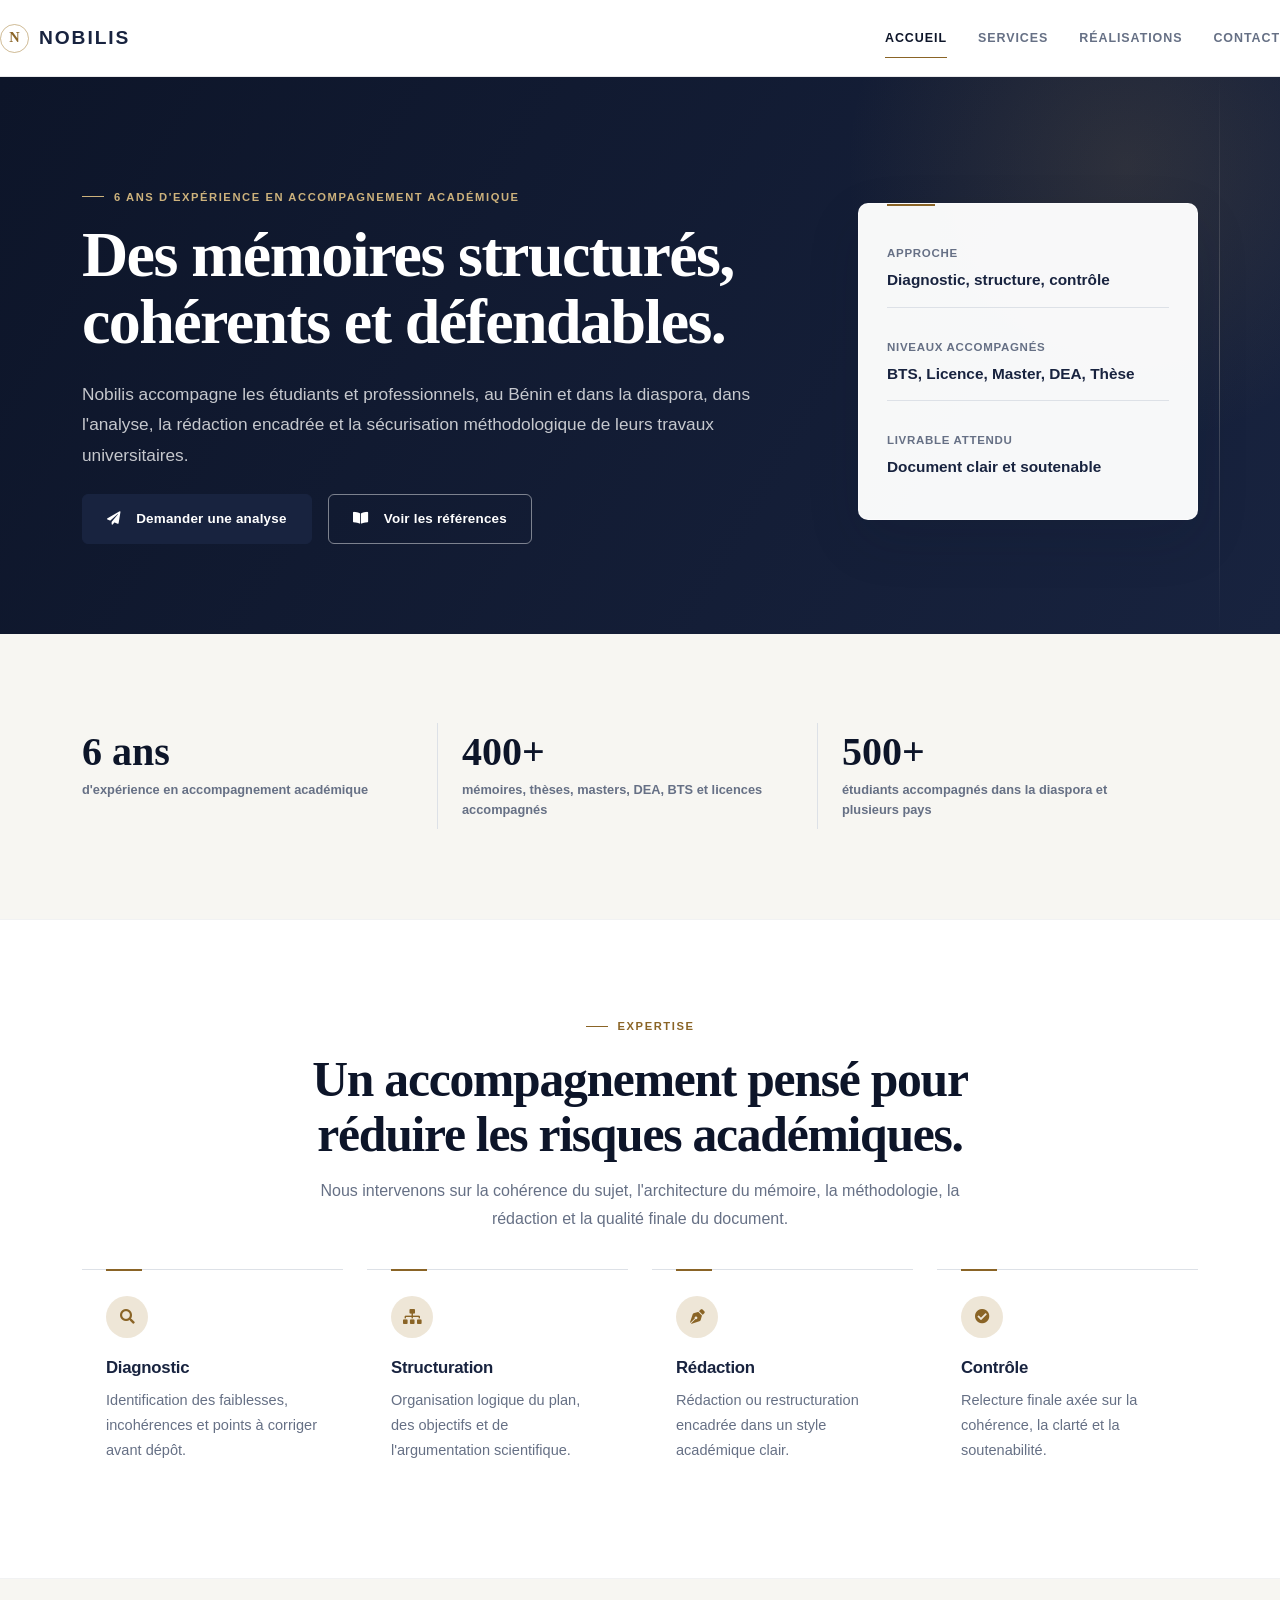
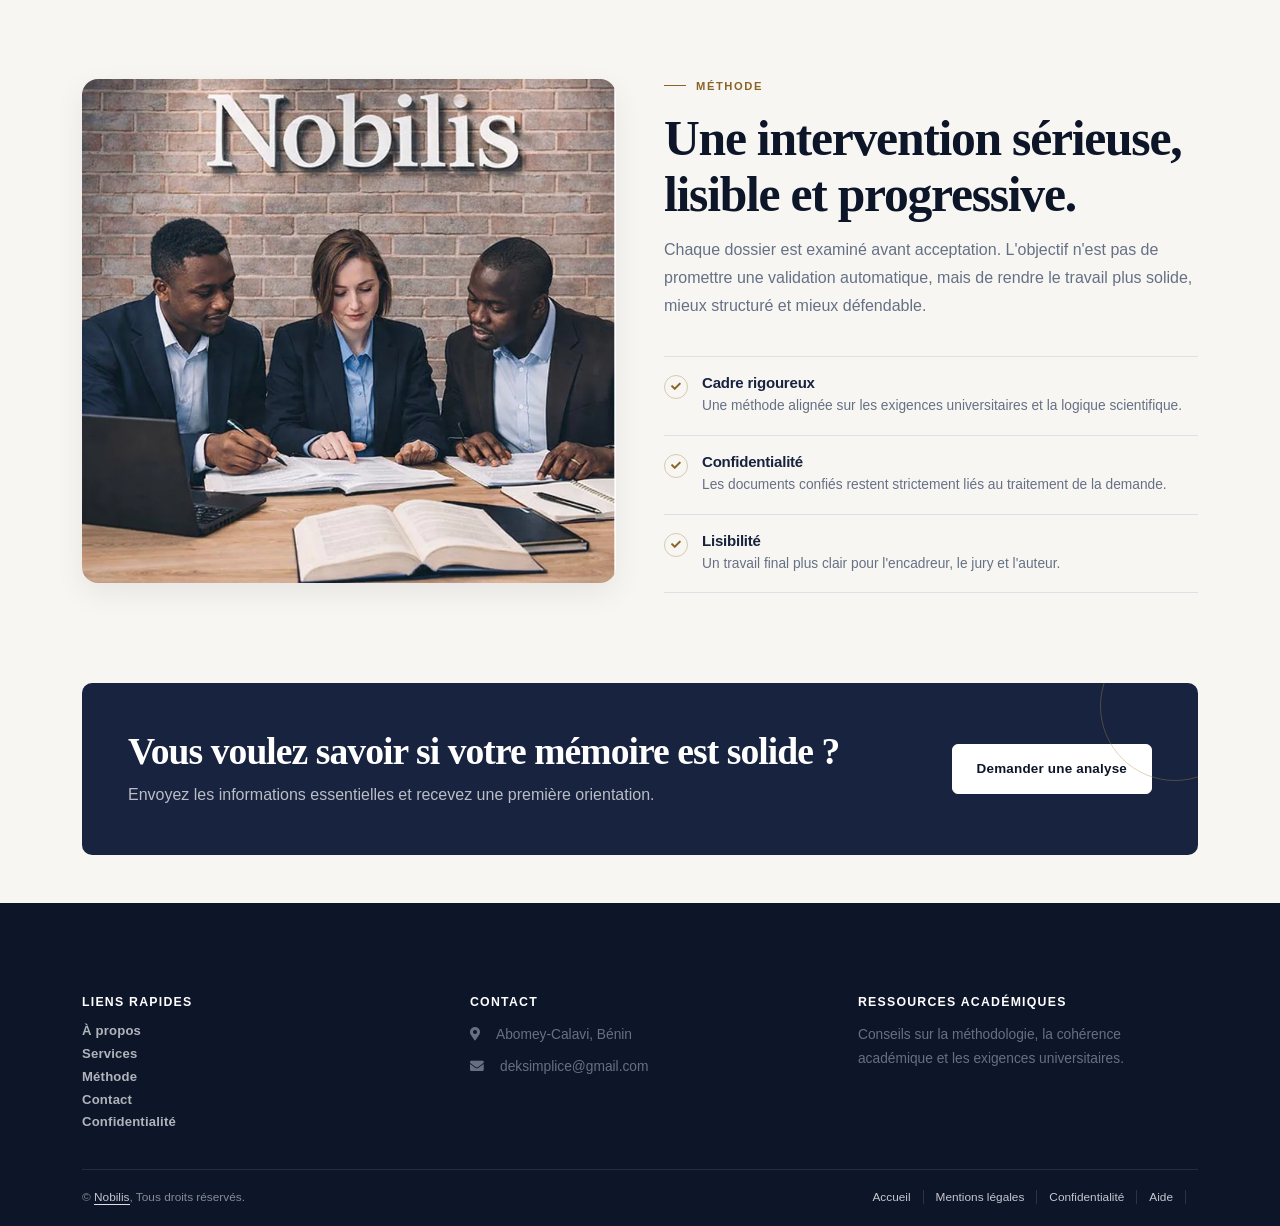
<file: index.html>
<!DOCTYPE html>
<html lang="fr">

<head>
    <meta charset="utf-8">
    <title>Nobilis - Accompagnement académique premium</title>
    <meta content="width=device-width, initial-scale=1.0" name="viewport">
    <meta content="accompagnement académique, mémoire, thèse, rédaction universitaire" name="keywords">
    <meta content="Nobilis accompagne les étudiants et professionnels dans la structuration, la rédaction et la sécurisation de leurs travaux académiques." name="description">
    <link href="img/favicon-48.png" rel="icon" type="image/png">
    <link href="https://cdnjs.cloudflare.com/ajax/libs/font-awesome/5.10.0/css/all.min.css" rel="stylesheet">
    <link href="css/bootstrap.min.css" rel="stylesheet">
    <link href="css/nobilis.css" rel="stylesheet">
    <link href="css/style.css" rel="stylesheet">
</head>

<body class="premium-page">
    <a class="skip-link" href="#contenu">Aller au contenu</a>
    <div id="spinner" class="show bg-white position-fixed translate-middle w-100 vh-100 top-50 start-50 d-flex align-items-center justify-content-center">
        <div class="spinner-border text-primary" style="width: 3rem; height: 3rem;" role="status"><span class="sr-only">Chargement...</span></div>
    </div>

    <nav class="navbar navbar-expand-lg bg-white navbar-light shadow sticky-top p-0 premium-nav">
        <a href="index.html" class="navbar-brand d-flex align-items-center px-4 px-lg-5"><h2 class="m-0 text-primary"><i class="fa fa-graduation-cap me-3"></i>Nobilis</h2></a>
        <button type="button" class="navbar-toggler me-4" data-bs-toggle="collapse" data-bs-target="#navbarCollapse" aria-label="Afficher le menu"><span class="navbar-toggler-icon"></span></button>
        <div class="collapse navbar-collapse" id="navbarCollapse">
            <div class="navbar-nav ms-auto p-4 p-lg-0">
                <a href="index.html" class="nav-item nav-link active" aria-current="page">Accueil</a>
                <a href="services.html" class="nav-item nav-link">Services</a>
                <a href="projet.html" class="nav-item nav-link">Réalisations</a>
                <a href="contact.html" class="nav-item nav-link">Contact</a>
            </div>
        </div>
    </nav>

    <main id="contenu"><header class="premium-hero">
        <div class="container">
            <div class="row align-items-center g-5">
                <div class="col-lg-8">
                    <span class="premium-kicker">6 ans d'expérience en accompagnement académique</span>
                    <h1>Des mémoires structurés, cohérents et défendables.</h1>
                    <p class="mt-4 mb-4">Nobilis accompagne les étudiants et professionnels, au Bénin et dans la diaspora, dans l'analyse, la rédaction encadrée et la sécurisation méthodologique de leurs travaux universitaires.</p>
                    <div class="d-flex flex-wrap gap-3">
                        <a href="contact.html" class="btn btn-primary py-3 px-4"><i class="fa fa-paper-plane me-2"></i>Demander une analyse</a>
                        <a href="projet.html" class="btn btn-outline-light py-3 px-4"><i class="fa fa-book-open me-2"></i>Voir les références</a>
                    </div>
                </div>
                <div class="col-lg-4">
                    <div class="premium-hero-card">
                        <div class="mb-3"><span>Approche</span><strong>Diagnostic, structure, contrôle</strong></div>
                        <div class="mb-3"><span>Niveaux accompagnés</span><strong>BTS, Licence, Master, DEA, Thèse</strong></div>
                        <div><span>Livrable attendu</span><strong>Document clair et soutenable</strong></div>
                    </div>
                </div>
            </div>
        </div>
    </header>

    <section class="premium-section">
        <div class="container">
            <div class="row g-4">
                <div class="col-md-4"><div class="premium-stat"><strong>6 ans</strong><span>d'expérience en accompagnement académique</span></div></div>
                <div class="col-md-4"><div class="premium-stat"><strong>400+</strong><span>mémoires, thèses, masters, DEA, BTS et licences accompagnés</span></div></div>
                <div class="col-md-4"><div class="premium-stat"><strong>500+</strong><span>étudiants accompagnés dans la diaspora et plusieurs pays</span></div></div>
            </div>
        </div>
    </section>

    <section class="premium-section alt">
        <div class="container">
            <div class="premium-head">
                <span class="section-title bg-white text-primary px-3">Expertise</span>
                <h2>Un accompagnement pensé pour réduire les risques académiques.</h2>
                <p>Nous intervenons sur la cohérence du sujet, l'architecture du mémoire, la méthodologie, la rédaction et la qualité finale du document.</p>
            </div>
            <div class="row g-4">
                <div class="col-lg-3 col-md-6"><div class="premium-card"><span class="premium-icon"><i class="fa fa-search"></i></span><h5>Diagnostic</h5><p>Identification des faiblesses, incohérences et points à corriger avant dépôt.</p></div></div>
                <div class="col-lg-3 col-md-6"><div class="premium-card"><span class="premium-icon"><i class="fa fa-sitemap"></i></span><h5>Structuration</h5><p>Organisation logique du plan, des objectifs et de l'argumentation scientifique.</p></div></div>
                <div class="col-lg-3 col-md-6"><div class="premium-card"><span class="premium-icon"><i class="fa fa-pen-nib"></i></span><h5>Rédaction</h5><p>Rédaction ou restructuration encadrée dans un style académique clair.</p></div></div>
                <div class="col-lg-3 col-md-6"><div class="premium-card"><span class="premium-icon"><i class="fa fa-check-circle"></i></span><h5>Contrôle</h5><p>Relecture finale axée sur la cohérence, la clarté et la soutenabilité.</p></div></div>
            </div>
        </div>
    </section>

    <section class="premium-section">
        <div class="container">
            <div class="row align-items-center g-5">
                <div class="col-lg-6"><img src="img/nobilt.webp" class="img-fluid w-100" alt="Nobilis" loading="lazy"></div>
                <div class="col-lg-6">
                    <div class="premium-head text-start">
                        <span class="section-title bg-white text-primary pe-3">Méthode</span>
                        <h2>Une intervention sérieuse, lisible et progressive.</h2>
                        <p>Chaque dossier est examiné avant acceptation. L'objectif n'est pas de promettre une validation automatique, mais de rendre le travail plus solide, mieux structuré et mieux défendable.</p>
                    </div>
                    <div class="premium-list">
                        <div class="premium-list-item"><i class="fa fa-check"></i><div><h5>Cadre rigoureux</h5><p class="mb-0">Une méthode alignée sur les exigences universitaires et la logique scientifique.</p></div></div>
                        <div class="premium-list-item"><i class="fa fa-check"></i><div><h5>Confidentialité</h5><p class="mb-0">Les documents confiés restent strictement liés au traitement de la demande.</p></div></div>
                        <div class="premium-list-item"><i class="fa fa-check"></i><div><h5>Lisibilité</h5><p class="mb-0">Un travail final plus clair pour l'encadreur, le jury et l'auteur.</p></div></div>
                    </div>
                </div>
            </div>
        </div>
    </section>

    <section class="container pb-5">
        <div class="premium-band d-lg-flex align-items-center justify-content-between gap-4">
            <div><h2>Vous voulez savoir si votre mémoire est solide ?</h2><p class="mb-lg-0">Envoyez les informations essentielles et recevez une première orientation.</p></div>
            <a href="contact.html" class="btn btn-primary py-3 px-4 flex-shrink-0">Demander une analyse</a>
        </div>
    </section>

    </main><div class="container-fluid bg-dark text-light footer pt-5 mt-5 wow fadeIn" data-wow-delay="0.1s">
        <div class="container py-5"><div class="row g-5">
            <div class="col-lg-4 col-md-6"><h4 class="text-white mb-3">Liens rapides</h4><a class="btn btn-link" href="about.html">À propos</a><a class="btn btn-link" href="services.html">Services</a><a class="btn btn-link" href="method.html">Méthode</a><a class="btn btn-link" href="contact.html">Contact</a><a class="btn btn-link" href="confidentialite.html">Confidentialité</a></div>
            <div class="col-lg-4 col-md-6"><h4 class="text-white mb-3">Contact</h4><p class="mb-2"><i class="fa fa-map-marker-alt me-3"></i>Abomey-Calavi, Bénin</p><p class="mb-2"><i class="fa fa-envelope me-3"></i>deksimplice@gmail.com</p></div>
            <div class="col-lg-4 col-md-12"><h4 class="text-white mb-3">Ressources académiques</h4><p>Conseils sur la méthodologie, la cohérence académique et les exigences universitaires.</p></div>
        </div></div>
        <div class="container"><div class="copyright"><div class="row"><div class="col-md-6 text-center text-md-start mb-3 mb-md-0">&copy; <a class="border-bottom" href="#">Nobilis</a>, Tous droits réservés.</div><div class="col-md-6 text-center text-md-end"><div class="footer-menu"><a href="index.html">Accueil</a><a href="confidentialite.html">Mentions légales</a><a href="confidentialite.html">Confidentialité</a><a href="contact.html">Aide</a></div></div></div></div></div>
    </div>

    <a href="#" class="btn btn-lg btn-primary btn-lg-square back-to-top"><i class="bi bi-arrow-up"></i></a>
    <script src="js/main.js"></script>
</body>
</html>
</file>
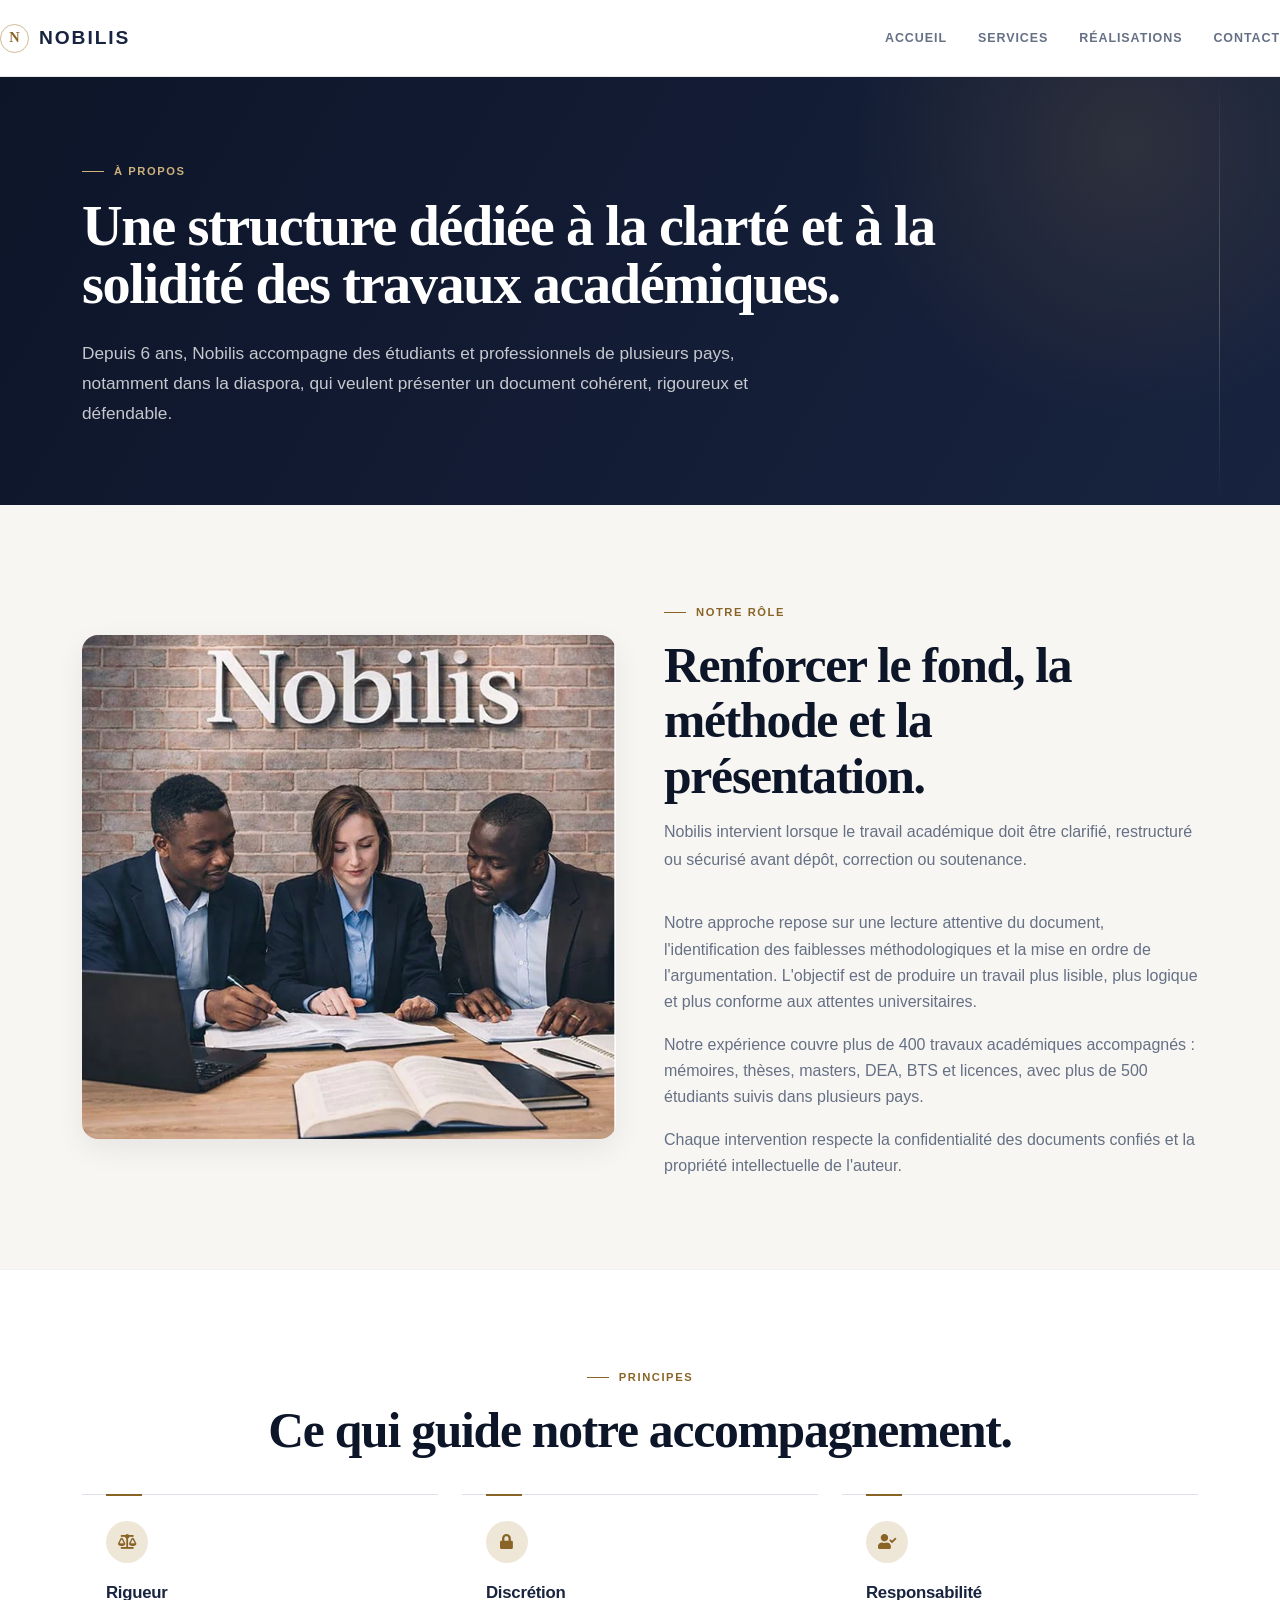
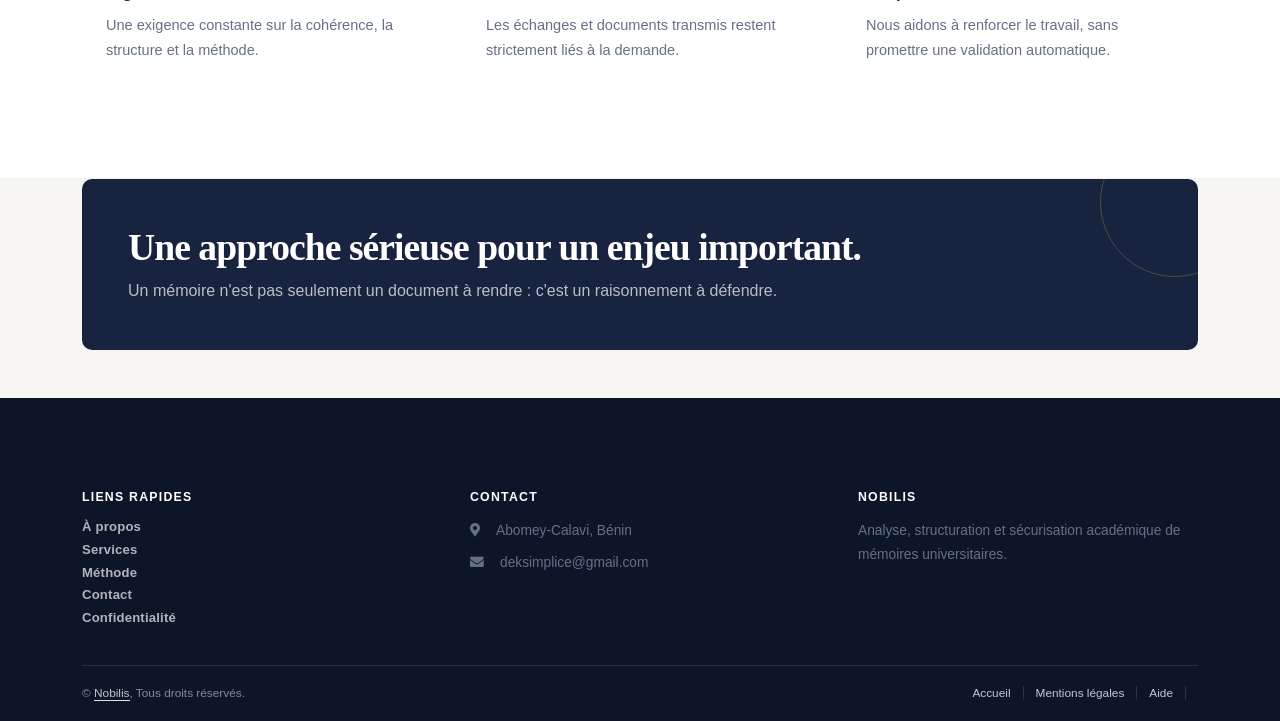
<file: about.html>
<!DOCTYPE html>
<html lang="fr">
<head>
    <meta charset="utf-8">
    <title>Nobilis - À propos</title>
    <meta content="width=device-width, initial-scale=1.0" name="viewport">
    <meta name="description" content="Découvrez l'approche, l'expérience et les principes qui guident l'accompagnement académique Nobilis.">
    <link href="img/favicon-48.png" rel="icon" type="image/png">
    <link href="https://cdnjs.cloudflare.com/ajax/libs/font-awesome/5.10.0/css/all.min.css" rel="stylesheet">
    <link href="css/bootstrap.min.css" rel="stylesheet"><link href="css/nobilis.css" rel="stylesheet"><link href="css/style.css" rel="stylesheet">
</head>
<body class="premium-page">
    <a class="skip-link" href="#contenu">Aller au contenu</a>
    <div id="spinner" class="show bg-white position-fixed translate-middle w-100 vh-100 top-50 start-50 d-flex align-items-center justify-content-center"><div class="spinner-border text-primary" style="width: 3rem; height: 3rem;" role="status"><span class="sr-only">Chargement...</span></div></div>
    <nav class="navbar navbar-expand-lg bg-white navbar-light shadow sticky-top p-0 premium-nav" aria-label="Navigation principale"><a href="index.html" class="navbar-brand d-flex align-items-center px-4 px-lg-5"><h2 class="m-0 text-primary"><i class="fa fa-graduation-cap me-3"></i>Nobilis</h2></a><button type="button" class="navbar-toggler me-4" data-bs-toggle="collapse" data-bs-target="#navbarCollapse" aria-controls="navbarCollapse" aria-expanded="false" aria-label="Afficher le menu"><span class="navbar-toggler-icon"></span></button><div class="collapse navbar-collapse" id="navbarCollapse"><div class="navbar-nav ms-auto p-4 p-lg-0"><a href="index.html" class="nav-item nav-link">Accueil</a><a href="services.html" class="nav-item nav-link">Services</a><a href="projet.html" class="nav-item nav-link">Réalisations</a><a href="contact.html" class="nav-item nav-link">Contact</a></div></div></nav>

    <header class="premium-hero compact"><div class="container"><span class="premium-kicker">À propos</span><h1>Une structure dédiée à la clarté et à la solidité des travaux académiques.</h1><p class="mt-4 mb-0">Depuis 6 ans, Nobilis accompagne des étudiants et professionnels de plusieurs pays, notamment dans la diaspora, qui veulent présenter un document cohérent, rigoureux et défendable.</p></div></header>

    <section class="premium-section" id="contenu">
        <div class="container">
            <div class="row align-items-center g-5">
                <div class="col-lg-6"><img src="img/nobilt.webp" class="img-fluid w-100" alt="Nobilis" loading="lazy"></div>
                <div class="col-lg-6">
                    <div class="premium-head text-start"><span class="section-title bg-white text-primary pe-3">Notre rôle</span><h2>Renforcer le fond, la méthode et la présentation.</h2><p>Nobilis intervient lorsque le travail académique doit être clarifié, restructuré ou sécurisé avant dépôt, correction ou soutenance.</p></div>
                    <p>Notre approche repose sur une lecture attentive du document, l'identification des faiblesses méthodologiques et la mise en ordre de l'argumentation. L'objectif est de produire un travail plus lisible, plus logique et plus conforme aux attentes universitaires.</p>
                    <p>Notre expérience couvre plus de 400 travaux académiques accompagnés : mémoires, thèses, masters, DEA, BTS et licences, avec plus de 500 étudiants suivis dans plusieurs pays.</p>
                    <p class="mb-0">Chaque intervention respecte la confidentialité des documents confiés et la propriété intellectuelle de l'auteur.</p>
                </div>
            </div>
        </div>
    </section>

    <section class="premium-section alt">
        <div class="container">
            <div class="premium-head"><span class="section-title bg-white text-primary px-3">Principes</span><h2>Ce qui guide notre accompagnement.</h2></div>
            <div class="row g-4">
                <div class="col-md-4"><div class="premium-card"><span class="premium-icon"><i class="fa fa-balance-scale"></i></span><h5>Rigueur</h5><p>Une exigence constante sur la cohérence, la structure et la méthode.</p></div></div>
                <div class="col-md-4"><div class="premium-card"><span class="premium-icon"><i class="fa fa-lock"></i></span><h5>Discrétion</h5><p>Les échanges et documents transmis restent strictement liés à la demande.</p></div></div>
                <div class="col-md-4"><div class="premium-card"><span class="premium-icon"><i class="fa fa-user-check"></i></span><h5>Responsabilité</h5><p>Nous aidons à renforcer le travail, sans promettre une validation automatique.</p></div></div>
            </div>
        </div>
    </section>

    <section class="container pb-5"><div class="premium-band"><h2>Une approche sérieuse pour un enjeu important.</h2><p class="mb-0">Un mémoire n'est pas seulement un document à rendre : c'est un raisonnement à défendre.</p></div></section>

    <div class="container-fluid bg-dark text-light footer pt-5 mt-5 wow fadeIn"><div class="container py-5"><div class="row g-5"><div class="col-lg-4 col-md-6"><h4 class="text-white mb-3">Liens rapides</h4><a class="btn btn-link" href="about.html">À propos</a><a class="btn btn-link" href="services.html">Services</a><a class="btn btn-link" href="method.html">Méthode</a><a class="btn btn-link" href="contact.html">Contact</a><a class="btn btn-link" href="confidentialite.html">Confidentialité</a></div><div class="col-lg-4 col-md-6"><h4 class="text-white mb-3">Contact</h4><p><i class="fa fa-map-marker-alt me-3"></i>Abomey-Calavi, Bénin</p><p><i class="fa fa-envelope me-3"></i>deksimplice@gmail.com</p></div><div class="col-lg-4 col-md-12"><h4 class="text-white mb-3">Nobilis</h4><p>Analyse, structuration et sécurisation académique de mémoires universitaires.</p></div></div></div><div class="container"><div class="copyright"><div class="row"><div class="col-md-6 text-center text-md-start mb-3 mb-md-0">&copy; <a class="border-bottom" href="#">Nobilis</a>, Tous droits réservés.</div><div class="col-md-6 text-center text-md-end"><div class="footer-menu"><a href="index.html">Accueil</a><a href="confidentialite.html">Mentions légales</a><a href="contact.html">Aide</a></div></div></div></div></div></div>
    <a href="#" class="btn btn-lg btn-primary btn-lg-square back-to-top"><i class="bi bi-arrow-up"></i></a>
    <script src="js/main.js"></script>
</body>
</html>
</file>
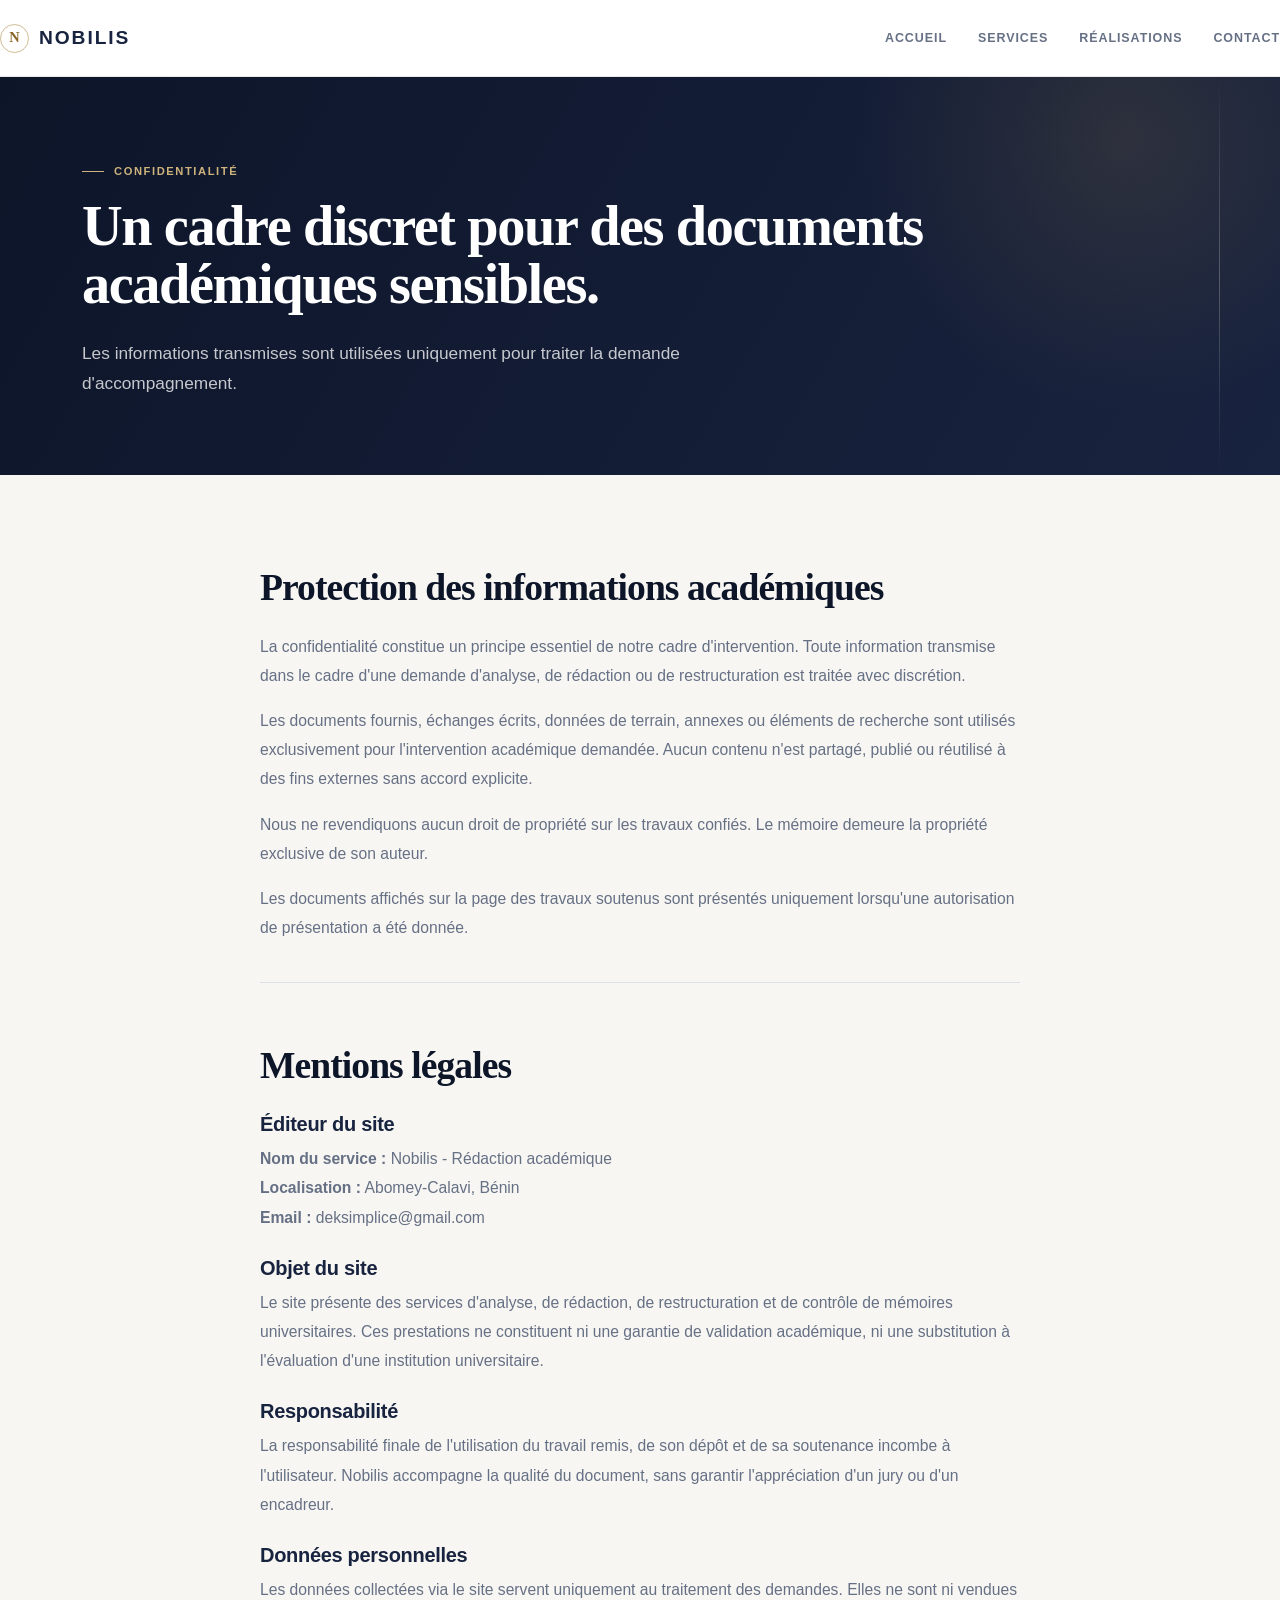
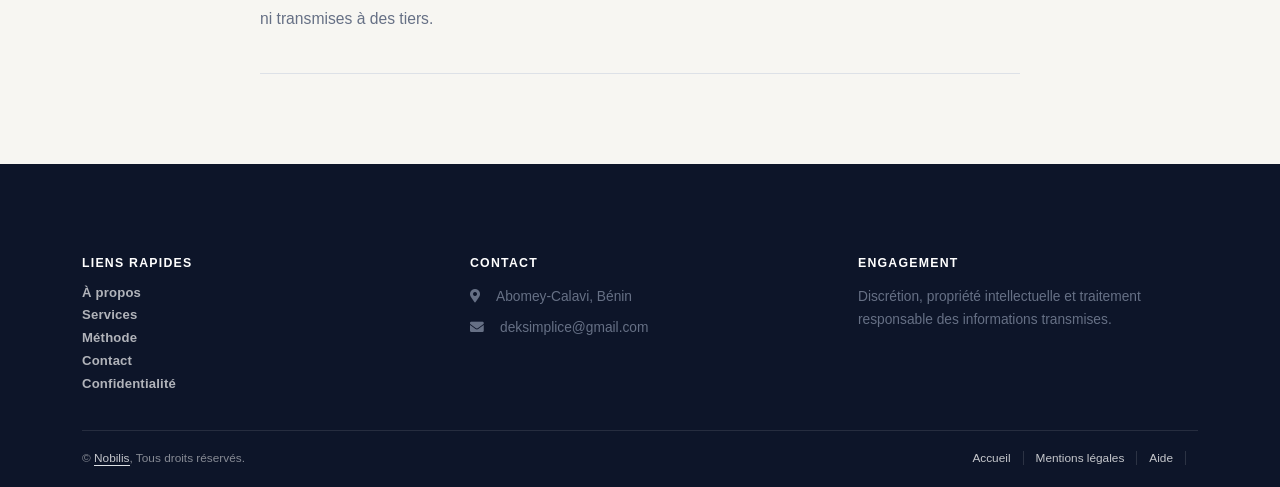
<file: confidentialite.html>
<!DOCTYPE html>
<html lang="fr">
<head>
    <meta charset="utf-8">
    <title>Nobilis - Confidentialité et mentions légales</title>
    <meta content="width=device-width, initial-scale=1.0" name="viewport">
    <meta name="description" content="Consultez les engagements de confidentialité et les mentions légales de Nobilis.">
    <link href="img/favicon-48.png" rel="icon" type="image/png">
    <link href="https://cdnjs.cloudflare.com/ajax/libs/font-awesome/5.10.0/css/all.min.css" rel="stylesheet">
    <link href="css/bootstrap.min.css" rel="stylesheet"><link href="css/nobilis.css" rel="stylesheet"><link href="css/style.css" rel="stylesheet">
</head>
<body class="premium-page">
    <a class="skip-link" href="#contenu">Aller au contenu</a>
    <div id="spinner" class="show bg-white position-fixed translate-middle w-100 vh-100 top-50 start-50 d-flex align-items-center justify-content-center"><div class="spinner-border text-primary" style="width: 3rem; height: 3rem;" role="status"><span class="sr-only">Chargement...</span></div></div>
    <nav class="navbar navbar-expand-lg bg-white navbar-light shadow sticky-top p-0 premium-nav" aria-label="Navigation principale"><a href="index.html" class="navbar-brand d-flex align-items-center px-4 px-lg-5"><h2 class="m-0 text-primary"><i class="fa fa-graduation-cap me-3"></i>Nobilis</h2></a><button type="button" class="navbar-toggler me-4" data-bs-toggle="collapse" data-bs-target="#navbarCollapse" aria-controls="navbarCollapse" aria-expanded="false" aria-label="Afficher le menu"><span class="navbar-toggler-icon"></span></button><div class="collapse navbar-collapse" id="navbarCollapse"><div class="navbar-nav ms-auto p-4 p-lg-0"><a href="index.html" class="nav-item nav-link">Accueil</a><a href="services.html" class="nav-item nav-link">Services</a><a href="projet.html" class="nav-item nav-link">Réalisations</a><a href="contact.html" class="nav-item nav-link">Contact</a></div></div></nav>

    <header class="premium-hero compact"><div class="container"><span class="premium-kicker">Confidentialité</span><h1>Un cadre discret pour des documents académiques sensibles.</h1><p class="mt-4 mb-0">Les informations transmises sont utilisées uniquement pour traiter la demande d'accompagnement.</p></div></header>

    <section class="premium-section" id="contenu">
        <div class="container">
            <div class="row g-4 justify-content-center">
                <div class="col-lg-10">
                    <div class="premium-legal mb-4">
                        <h2>Protection des informations académiques</h2>
                        <p>La confidentialité constitue un principe essentiel de notre cadre d'intervention. Toute information transmise dans le cadre d'une demande d'analyse, de rédaction ou de restructuration est traitée avec discrétion.</p>
                        <p>Les documents fournis, échanges écrits, données de terrain, annexes ou éléments de recherche sont utilisés exclusivement pour l'intervention académique demandée. Aucun contenu n'est partagé, publié ou réutilisé à des fins externes sans accord explicite.</p>
                        <p>Nous ne revendiquons aucun droit de propriété sur les travaux confiés. Le mémoire demeure la propriété exclusive de son auteur.</p>
                        <p class="mb-0">Les documents affichés sur la page des travaux soutenus sont présentés uniquement lorsqu'une autorisation de présentation a été donnée.</p>
                    </div>
                    <div class="premium-legal">
                        <h2>Mentions légales</h2>
                        <h5 class="mt-4">Éditeur du site</h5>
                        <p><strong>Nom du service :</strong> Nobilis - Rédaction académique<br><strong>Localisation :</strong> Abomey-Calavi, Bénin<br><strong>Email :</strong> deksimplice@gmail.com</p>
                        <h5 class="mt-4">Objet du site</h5>
                        <p>Le site présente des services d'analyse, de rédaction, de restructuration et de contrôle de mémoires universitaires. Ces prestations ne constituent ni une garantie de validation académique, ni une substitution à l'évaluation d'une institution universitaire.</p>
                        <h5 class="mt-4">Responsabilité</h5>
                        <p>La responsabilité finale de l'utilisation du travail remis, de son dépôt et de sa soutenance incombe à l'utilisateur. Nobilis accompagne la qualité du document, sans garantir l'appréciation d'un jury ou d'un encadreur.</p>
                        <h5 class="mt-4">Données personnelles</h5>
                        <p class="mb-0">Les données collectées via le site servent uniquement au traitement des demandes. Elles ne sont ni vendues ni transmises à des tiers.</p>
                    </div>
                </div>
            </div>
        </div>
    </section>

    <div class="container-fluid bg-dark text-light footer pt-5 mt-5 wow fadeIn"><div class="container py-5"><div class="row g-5"><div class="col-lg-4 col-md-6"><h4 class="text-white mb-3">Liens rapides</h4><a class="btn btn-link" href="about.html">À propos</a><a class="btn btn-link" href="services.html">Services</a><a class="btn btn-link" href="method.html">Méthode</a><a class="btn btn-link" href="contact.html">Contact</a><a class="btn btn-link" href="confidentialite.html">Confidentialité</a></div><div class="col-lg-4 col-md-6"><h4 class="text-white mb-3">Contact</h4><p><i class="fa fa-map-marker-alt me-3"></i>Abomey-Calavi, Bénin</p><p><i class="fa fa-envelope me-3"></i>deksimplice@gmail.com</p></div><div class="col-lg-4 col-md-12"><h4 class="text-white mb-3">Engagement</h4><p>Discrétion, propriété intellectuelle et traitement responsable des informations transmises.</p></div></div></div><div class="container"><div class="copyright"><div class="row"><div class="col-md-6 text-center text-md-start mb-3 mb-md-0">&copy; <a class="border-bottom" href="#">Nobilis</a>, Tous droits réservés.</div><div class="col-md-6 text-center text-md-end"><div class="footer-menu"><a href="index.html">Accueil</a><a href="confidentialite.html">Mentions légales</a><a href="contact.html">Aide</a></div></div></div></div></div></div>
    <a href="#" class="btn btn-lg btn-primary btn-lg-square back-to-top"><i class="bi bi-arrow-up"></i></a>
    <script src="js/main.js"></script>
</body>
</html>
</file>
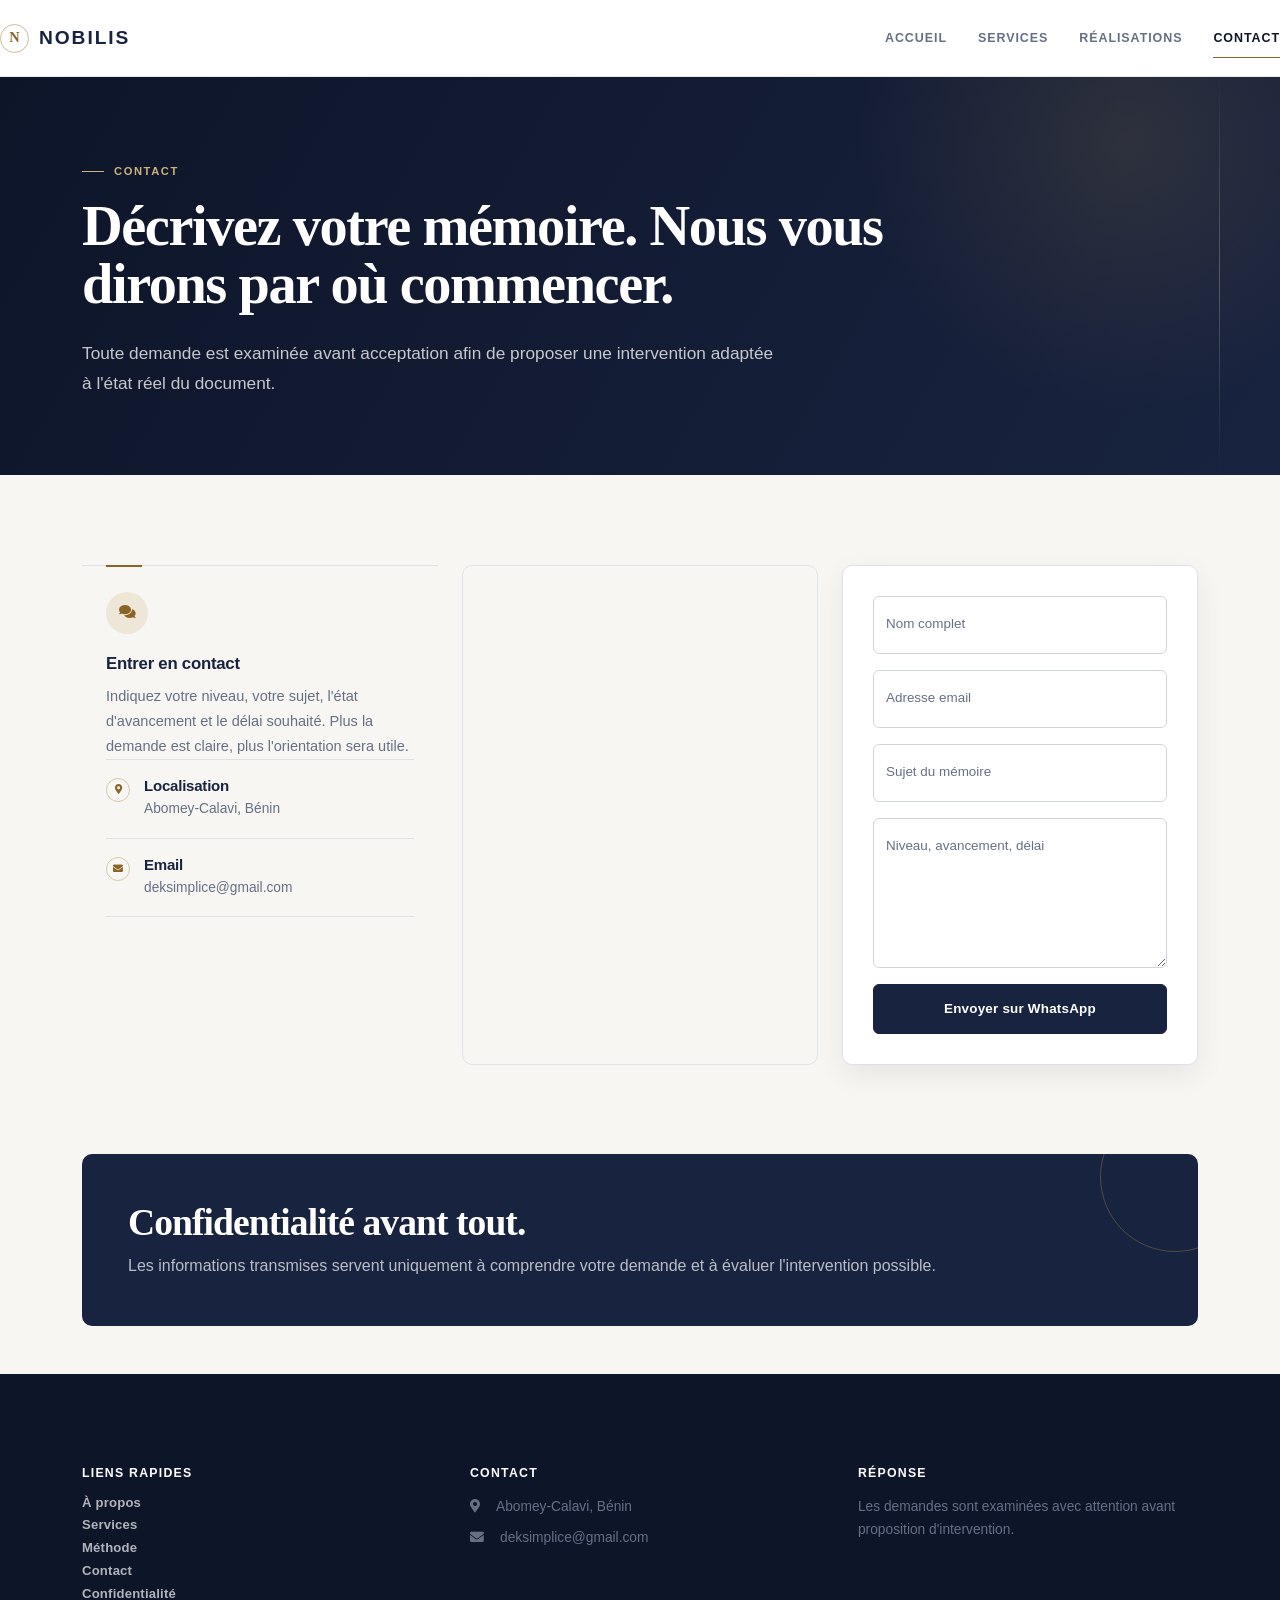
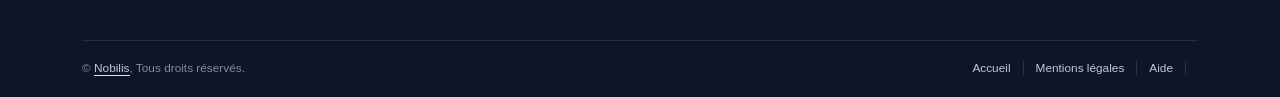
<file: contact.html>
<!DOCTYPE html>
<html lang="fr">
<head>
    <meta charset="utf-8">
    <title>Nobilis - Contact</title>
    <meta content="width=device-width, initial-scale=1.0" name="viewport">
    <meta name="description" content="Présentez votre mémoire à Nobilis et demandez une première analyse de votre situation académique.">
    <link href="img/favicon-48.png" rel="icon" type="image/png">
    <link href="https://cdnjs.cloudflare.com/ajax/libs/font-awesome/5.10.0/css/all.min.css" rel="stylesheet">
    <link href="css/bootstrap.min.css" rel="stylesheet"><link href="css/nobilis.css" rel="stylesheet"><link href="css/style.css" rel="stylesheet">
</head>
<body class="premium-page">
    <a class="skip-link" href="#contenu">Aller au contenu</a>
    <div id="spinner" class="show bg-white position-fixed translate-middle w-100 vh-100 top-50 start-50 d-flex align-items-center justify-content-center"><div class="spinner-border text-primary" style="width: 3rem; height: 3rem;" role="status"><span class="sr-only">Chargement...</span></div></div>
    <nav class="navbar navbar-expand-lg bg-white navbar-light shadow sticky-top p-0 premium-nav" aria-label="Navigation principale"><a href="index.html" class="navbar-brand d-flex align-items-center px-4 px-lg-5"><h2 class="m-0 text-primary"><i class="fa fa-graduation-cap me-3"></i>Nobilis</h2></a><button type="button" class="navbar-toggler me-4" data-bs-toggle="collapse" data-bs-target="#navbarCollapse" aria-controls="navbarCollapse" aria-expanded="false" aria-label="Afficher le menu"><span class="navbar-toggler-icon"></span></button><div class="collapse navbar-collapse" id="navbarCollapse"><div class="navbar-nav ms-auto p-4 p-lg-0"><a href="index.html" class="nav-item nav-link">Accueil</a><a href="services.html" class="nav-item nav-link">Services</a><a href="projet.html" class="nav-item nav-link">Réalisations</a><a href="contact.html" class="nav-item nav-link active" aria-current="page">Contact</a></div></div></nav>

    <header class="premium-hero compact"><div class="container"><span class="premium-kicker">Contact</span><h1>Décrivez votre mémoire. Nous vous dirons par où commencer.</h1><p class="mt-4 mb-0">Toute demande est examinée avant acceptation afin de proposer une intervention adaptée à l'état réel du document.</p></div></header>

    <section class="premium-section" id="contenu">
        <div class="container">
            <div class="row g-4">
                <div class="col-lg-4 contact-info-column">
                    <div class="premium-card">
                        <span class="premium-icon"><i class="fa fa-comments"></i></span>
                        <h4>Entrer en contact</h4>
                        <p>Indiquez votre niveau, votre sujet, l'état d'avancement et le délai souhaité. Plus la demande est claire, plus l'orientation sera utile.</p>
                        <div class="premium-list">
                            <div class="premium-list-item"><i class="fa fa-map-marker-alt"></i><div><h5>Localisation</h5><p class="mb-0">Abomey-Calavi, Bénin</p></div></div>
                            <div class="premium-list-item"><i class="fa fa-envelope"></i><div><h5>Email</h5><p class="mb-0">deksimplice@gmail.com</p></div></div>
                        </div>
                    </div>
                </div>
                <div class="col-lg-4 contact-map-column">
                    <iframe class="premium-map w-100 h-100" title="Localisation de Nobilis à Abomey-Calavi" src="https://www.google.com/maps?q=Abomey-Calavi,+Benin&output=embed" allowfullscreen="" loading="lazy" referrerpolicy="no-referrer-when-downgrade"></iframe>
                </div>
                <div class="col-lg-4 contact-form-column">
                    <form id="whatsappForm" class="premium-form">
                        <div class="row g-3">
                            <div class="col-12"><div class="form-floating"><input type="text" class="form-control" id="name" placeholder="Votre nom" required><label for="name">Nom complet</label></div></div>
                            <div class="col-12"><div class="form-floating"><input type="email" class="form-control" id="email" placeholder="Votre email" required><label for="email">Adresse email</label></div></div>
                            <div class="col-12"><div class="form-floating"><input type="text" class="form-control" id="subject" placeholder="Sujet du mémoire" required><label for="subject">Sujet du mémoire</label></div></div>
                            <div class="col-12"><div class="form-floating"><textarea class="form-control" placeholder="Décrivez brièvement votre situation" id="message" style="height: 150px" required></textarea><label for="message">Niveau, avancement, délai</label></div></div>
                            <div class="col-12"><button type="submit" class="btn btn-primary w-100 py-3">Envoyer sur WhatsApp</button></div>
                        </div>
                    </form>
                </div>
            </div>
        </div>
    </section>

    <section class="container pb-5"><div class="premium-band"><h2>Confidentialité avant tout.</h2><p class="mb-0">Les informations transmises servent uniquement à comprendre votre demande et à évaluer l'intervention possible.</p></div></section>

    <div class="container-fluid bg-dark text-light footer pt-5 mt-5 wow fadeIn"><div class="container py-5"><div class="row g-5"><div class="col-lg-4 col-md-6"><h4 class="text-white mb-3">Liens rapides</h4><a class="btn btn-link" href="about.html">À propos</a><a class="btn btn-link" href="services.html">Services</a><a class="btn btn-link" href="method.html">Méthode</a><a class="btn btn-link" href="contact.html">Contact</a><a class="btn btn-link" href="confidentialite.html">Confidentialité</a></div><div class="col-lg-4 col-md-6"><h4 class="text-white mb-3">Contact</h4><p><i class="fa fa-map-marker-alt me-3"></i>Abomey-Calavi, Bénin</p><p><i class="fa fa-envelope me-3"></i>deksimplice@gmail.com</p></div><div class="col-lg-4 col-md-12"><h4 class="text-white mb-3">Réponse</h4><p>Les demandes sont examinées avec attention avant proposition d'intervention.</p></div></div></div><div class="container"><div class="copyright"><div class="row"><div class="col-md-6 text-center text-md-start mb-3 mb-md-0">&copy; <a class="border-bottom" href="#">Nobilis</a>, Tous droits réservés.</div><div class="col-md-6 text-center text-md-end"><div class="footer-menu"><a href="index.html">Accueil</a><a href="confidentialite.html">Mentions légales</a><a href="contact.html">Aide</a></div></div></div></div></div></div>
    <a href="#" class="btn btn-lg btn-primary btn-lg-square back-to-top"><i class="bi bi-arrow-up"></i></a>
    <script src="js/main.js"></script>
    <script>
        function sendToWhatsApp() {
            const name = document.getElementById("name").value.trim();
            const email = document.getElementById("email").value.trim();
            const subject = document.getElementById("subject").value.trim();
            const message = document.getElementById("message").value.trim();
            const form = document.getElementById("whatsappForm");
            if (!form.reportValidity()) return;
            const whatsappMessage = `Bonjour Nobilis,\n\nJe souhaite demander une analyse académique.\n\nNom : ${name}\nEmail : ${email}\nSujet du mémoire : ${subject}\nDétails : ${message}`;
            window.open(`https://wa.me/22994776256?text=${encodeURIComponent(whatsappMessage)}`, "_blank");
        }
        document.getElementById("whatsappForm").addEventListener("submit", function (event) {
            event.preventDefault();
            sendToWhatsApp();
        });
    </script>
</body>
</html>
</file>
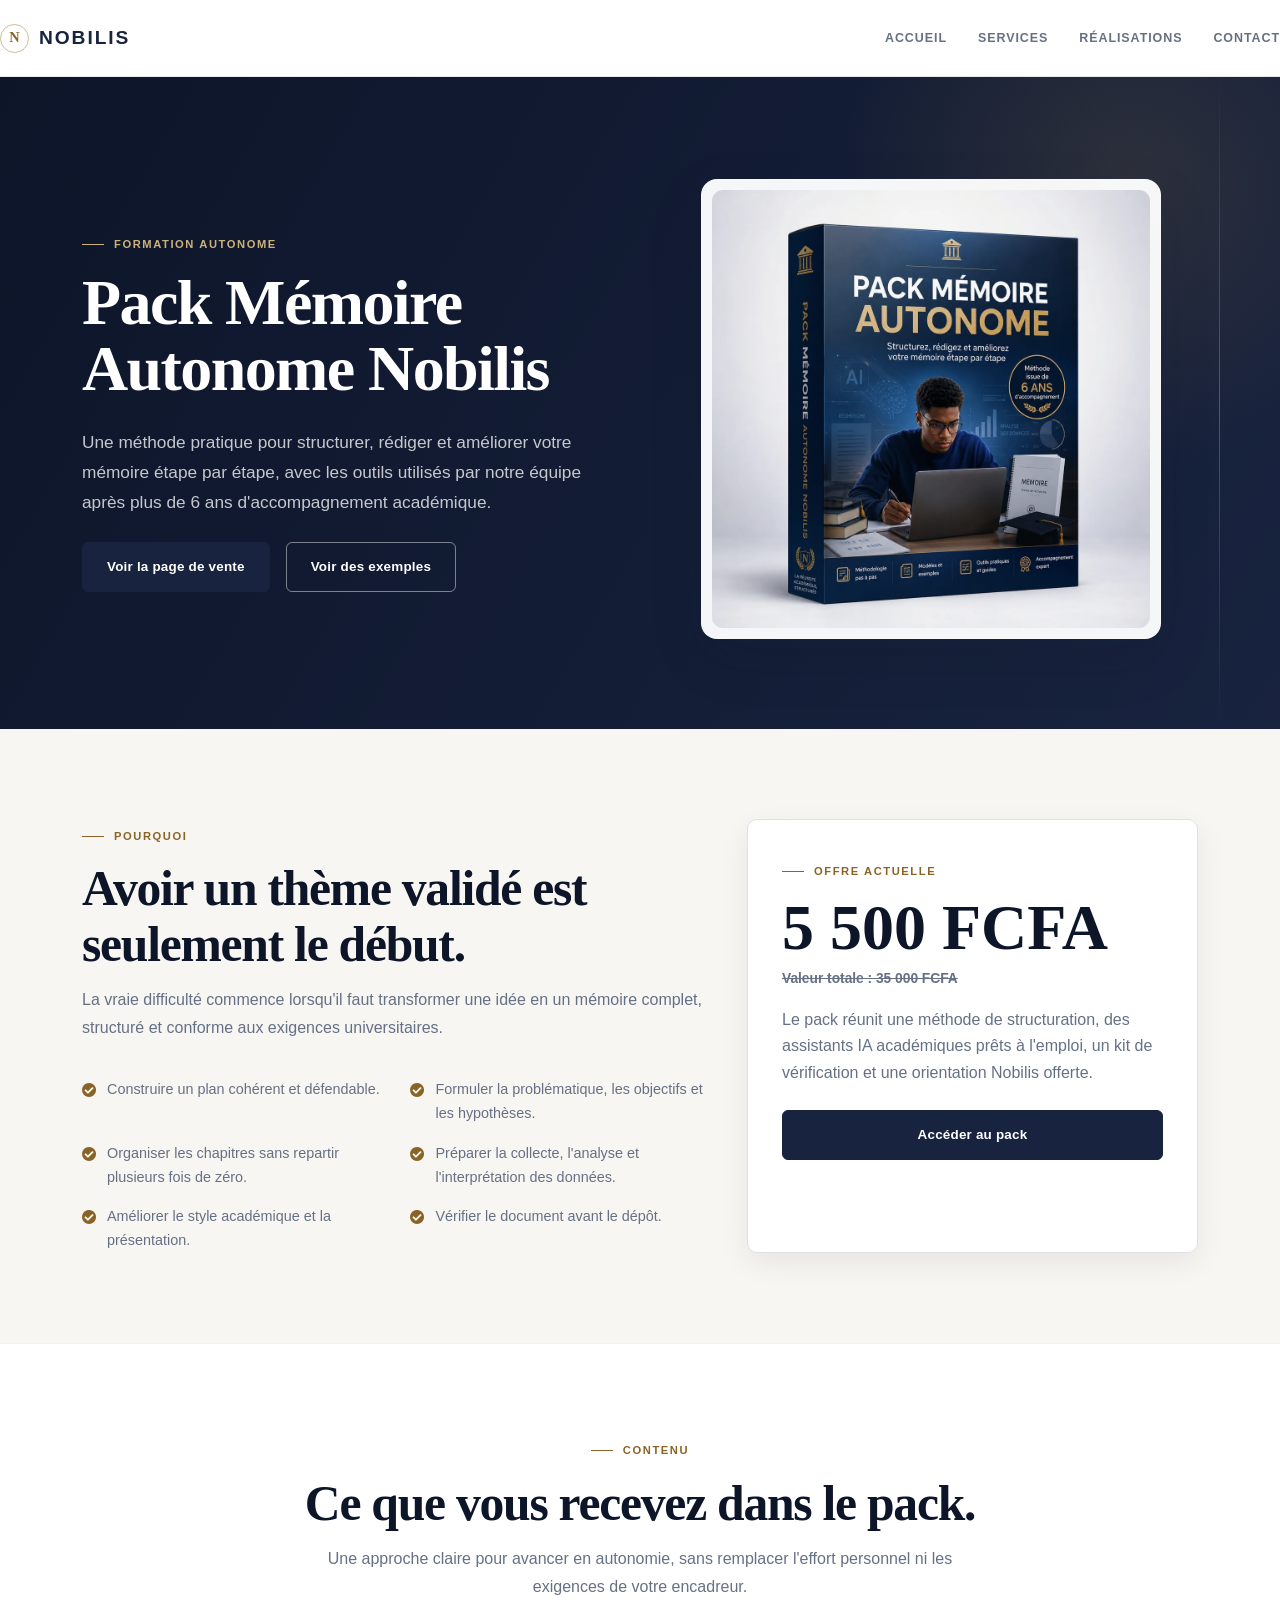
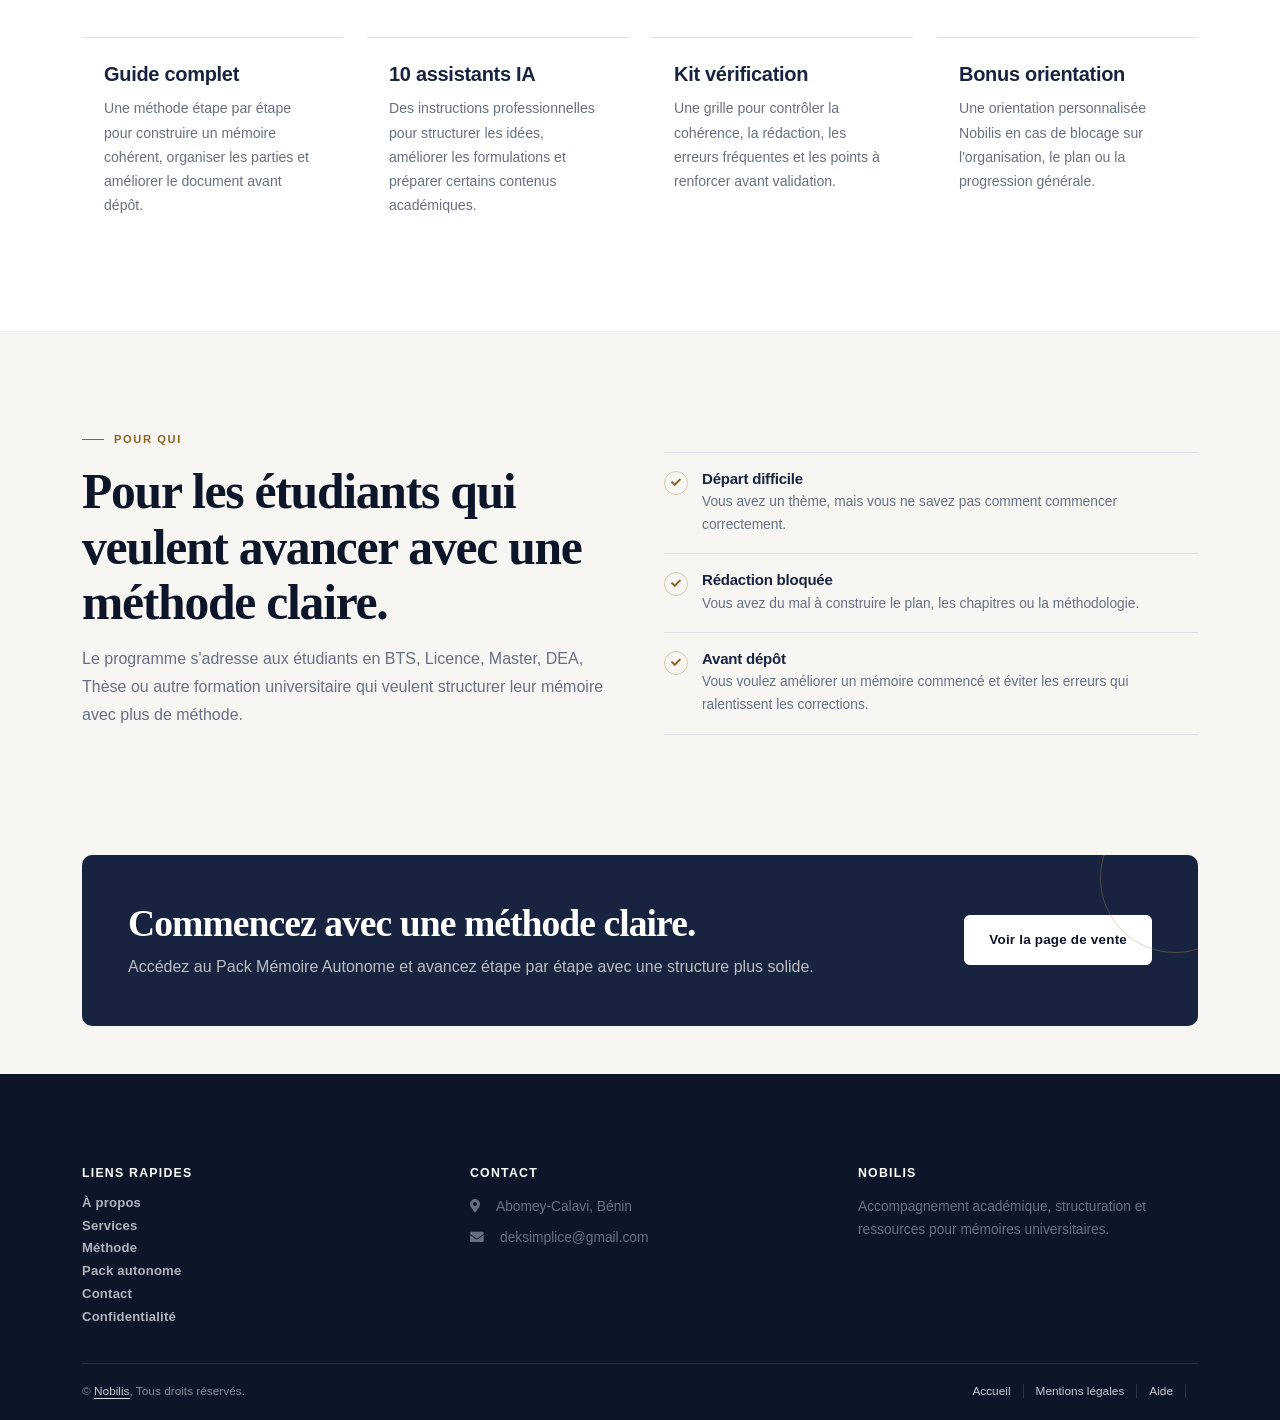
<file: formation.html>
<!DOCTYPE html>
<html lang="fr">
<head>
    <meta charset="utf-8">
    <title>Nobilis - Pack Mémoire Autonome</title>
    <meta content="width=device-width, initial-scale=1.0" name="viewport">
    <meta content="pack mémoire autonome, méthodologie mémoire, structuration mémoire, guide mémoire universitaire" name="keywords">
    <meta content="Pack Mémoire Autonome Nobilis : méthode pratique pour structurer, rédiger et améliorer votre mémoire étape par étape." name="description">
    <link href="img/favicon-48.png" rel="icon" type="image/png">
    <link href="https://cdnjs.cloudflare.com/ajax/libs/font-awesome/5.10.0/css/all.min.css" rel="stylesheet">
    <link href="css/bootstrap.min.css" rel="stylesheet">
    <link href="css/nobilis.css" rel="stylesheet">
    <link href="css/style.css" rel="stylesheet">
</head>
<body class="premium-page">
    <a class="skip-link" href="#contenu">Aller au contenu</a>
    <div id="spinner" class="show bg-white position-fixed translate-middle w-100 vh-100 top-50 start-50 d-flex align-items-center justify-content-center"><div class="spinner-border text-primary" style="width: 3rem; height: 3rem;" role="status"><span class="sr-only">Chargement...</span></div></div>

    <nav class="navbar navbar-expand-lg bg-white navbar-light shadow sticky-top p-0 premium-nav">
        <a href="index.html" class="navbar-brand d-flex align-items-center px-4 px-lg-5"><h2 class="m-0 text-primary"><i class="fa fa-graduation-cap me-3"></i>Nobilis</h2></a>
        <button type="button" class="navbar-toggler me-4" data-bs-toggle="collapse" data-bs-target="#navbarCollapse" aria-label="Afficher le menu"><span class="navbar-toggler-icon"></span></button>
        <div class="collapse navbar-collapse" id="navbarCollapse"><div class="navbar-nav ms-auto p-4 p-lg-0"><a href="index.html" class="nav-item nav-link">Accueil</a><a href="services.html" class="nav-item nav-link">Services</a><a href="projet.html" class="nav-item nav-link">Réalisations</a><a href="contact.html" class="nav-item nav-link">Contact</a></div></div>
    </nav>

    <main id="contenu"><header class="premium-hero product-hero">
        <div class="container">
            <div class="row align-items-center g-5">
                <div class="col-lg-6">
                    <span class="premium-kicker">Formation autonome</span>
                    <h1>Pack Mémoire Autonome Nobilis</h1>
                    <p class="mt-4 mb-4">Une méthode pratique pour structurer, rédiger et améliorer votre mémoire étape par étape, avec les outils utilisés par notre équipe après plus de 6 ans d'accompagnement académique.</p>
                    <div class="d-flex flex-wrap gap-3">
                        <a href="https://deksdigital.online/packnobilis/" class="btn btn-primary py-3 px-4" target="_blank" rel="noopener">Voir la page de vente</a>
                        <a href="projet.html" class="btn btn-outline-light py-3 px-4">Voir des exemples</a>
                    </div>
                </div>
                <div class="col-lg-6">
                    <div class="product-visual">
                        <img src="img/pack-memoire-autonome.webp" alt="Pack Mémoire Autonome Nobilis" width="1050" height="1050">
                    </div>
                </div>
            </div>
        </div>
    </header>

    <section class="premium-section">
        <div class="container">
            <div class="row g-4 align-items-stretch">
                <div class="col-lg-7">
                    <div class="premium-head text-start">
                        <span class="section-title bg-white text-primary pe-3">Pourquoi</span>
                        <h2>Avoir un thème validé est seulement le début.</h2>
                        <p>La vraie difficulté commence lorsqu'il faut transformer une idée en un mémoire complet, structuré et conforme aux exigences universitaires.</p>
                    </div>
                    <div class="row g-3">
                        <div class="col-md-6"><div class="product-check"><i class="fa fa-check-circle"></i><span>Construire un plan cohérent et défendable.</span></div></div>
                        <div class="col-md-6"><div class="product-check"><i class="fa fa-check-circle"></i><span>Formuler la problématique, les objectifs et les hypothèses.</span></div></div>
                        <div class="col-md-6"><div class="product-check"><i class="fa fa-check-circle"></i><span>Organiser les chapitres sans repartir plusieurs fois de zéro.</span></div></div>
                        <div class="col-md-6"><div class="product-check"><i class="fa fa-check-circle"></i><span>Préparer la collecte, l'analyse et l'interprétation des données.</span></div></div>
                        <div class="col-md-6"><div class="product-check"><i class="fa fa-check-circle"></i><span>Améliorer le style académique et la présentation.</span></div></div>
                        <div class="col-md-6"><div class="product-check"><i class="fa fa-check-circle"></i><span>Vérifier le document avant le dépôt.</span></div></div>
                    </div>
                </div>
                <div class="col-lg-5">
                    <div class="product-price-card">
                        <span class="premium-kicker">Offre actuelle</span>
                        <div class="product-price mb-2">5 500 FCFA</div>
                        <p class="product-old-price mb-3">Valeur totale : 35 000 FCFA</p>
                        <p>Le pack réunit une méthode de structuration, des assistants IA académiques prêts à l'emploi, un kit de vérification et une orientation Nobilis offerte.</p>
                        <a href="https://deksdigital.online/packnobilis/checkout" class="btn btn-primary w-100 py-3 mt-2" target="_blank" rel="noopener">Accéder au pack</a>
                    </div>
                </div>
            </div>
        </div>
    </section>

    <section class="premium-section alt">
        <div class="container">
            <div class="premium-head">
                <span class="section-title bg-white text-primary px-3">Contenu</span>
                <h2>Ce que vous recevez dans le pack.</h2>
                <p>Une approche claire pour avancer en autonomie, sans remplacer l'effort personnel ni les exigences de votre encadreur.</p>
            </div>
            <div class="row g-4">
                <div class="col-lg-3 col-md-6"><div class="product-mini-card"><h5>Guide complet</h5><p>Une méthode étape par étape pour construire un mémoire cohérent, organiser les parties et améliorer le document avant dépôt.</p></div></div>
                <div class="col-lg-3 col-md-6"><div class="product-mini-card"><h5>10 assistants IA</h5><p>Des instructions professionnelles pour structurer les idées, améliorer les formulations et préparer certains contenus académiques.</p></div></div>
                <div class="col-lg-3 col-md-6"><div class="product-mini-card"><h5>Kit vérification</h5><p>Une grille pour contrôler la cohérence, la rédaction, les erreurs fréquentes et les points à renforcer avant validation.</p></div></div>
                <div class="col-lg-3 col-md-6"><div class="product-mini-card"><h5>Bonus orientation</h5><p>Une orientation personnalisée Nobilis en cas de blocage sur l'organisation, le plan ou la progression générale.</p></div></div>
            </div>
        </div>
    </section>

    <section class="premium-section">
        <div class="container">
            <div class="row g-5 align-items-center">
                <div class="col-lg-6">
                    <div class="premium-head text-start">
                        <span class="section-title bg-white text-primary pe-3">Pour qui</span>
                        <h2>Pour les étudiants qui veulent avancer avec une méthode claire.</h2>
                        <p>Le programme s'adresse aux étudiants en BTS, Licence, Master, DEA, Thèse ou autre formation universitaire qui veulent structurer leur mémoire avec plus de méthode.</p>
                    </div>
                </div>
                <div class="col-lg-6">
                    <div class="premium-list">
                        <div class="premium-list-item"><i class="fa fa-check"></i><div><h5>Départ difficile</h5><p class="mb-0">Vous avez un thème, mais vous ne savez pas comment commencer correctement.</p></div></div>
                        <div class="premium-list-item"><i class="fa fa-check"></i><div><h5>Rédaction bloquée</h5><p class="mb-0">Vous avez du mal à construire le plan, les chapitres ou la méthodologie.</p></div></div>
                        <div class="premium-list-item"><i class="fa fa-check"></i><div><h5>Avant dépôt</h5><p class="mb-0">Vous voulez améliorer un mémoire commencé et éviter les erreurs qui ralentissent les corrections.</p></div></div>
                    </div>
                </div>
            </div>
        </div>
    </section>

    <section class="container pb-5">
        <div class="premium-band d-lg-flex align-items-center justify-content-between gap-4">
            <div><h2>Commencez avec une méthode claire.</h2><p class="mb-lg-0">Accédez au Pack Mémoire Autonome et avancez étape par étape avec une structure plus solide.</p></div>
            <a href="https://deksdigital.online/packnobilis/" class="btn btn-primary py-3 px-4 flex-shrink-0" target="_blank" rel="noopener">Voir la page de vente</a>
        </div>
    </section>
    </main>

    <div class="container-fluid bg-dark text-light footer pt-5 mt-5 wow fadeIn"><div class="container py-5"><div class="row g-5"><div class="col-lg-4 col-md-6"><h4 class="text-white mb-3">Liens rapides</h4><a class="btn btn-link" href="about.html">À propos</a><a class="btn btn-link" href="services.html">Services</a><a class="btn btn-link" href="method.html">Méthode</a><a class="btn btn-link" href="formation.html">Pack autonome</a><a class="btn btn-link" href="contact.html">Contact</a><a class="btn btn-link" href="confidentialite.html">Confidentialité</a></div><div class="col-lg-4 col-md-6"><h4 class="text-white mb-3">Contact</h4><p><i class="fa fa-map-marker-alt me-3"></i>Abomey-Calavi, Bénin</p><p><i class="fa fa-envelope me-3"></i>deksimplice@gmail.com</p></div><div class="col-lg-4 col-md-12"><h4 class="text-white mb-3">Nobilis</h4><p>Accompagnement académique, structuration et ressources pour mémoires universitaires.</p></div></div></div><div class="container"><div class="copyright"><div class="row"><div class="col-md-6 text-center text-md-start mb-3 mb-md-0">&copy; <a class="border-bottom" href="#">Nobilis</a>, Tous droits réservés.</div><div class="col-md-6 text-center text-md-end"><div class="footer-menu"><a href="index.html">Accueil</a><a href="confidentialite.html">Mentions légales</a><a href="contact.html">Aide</a></div></div></div></div></div></div>
    <a href="#" class="btn btn-lg btn-primary btn-lg-square back-to-top"><i class="bi bi-arrow-up"></i></a>
    <script src="js/main.js"></script>
</body>
</html>
</file>
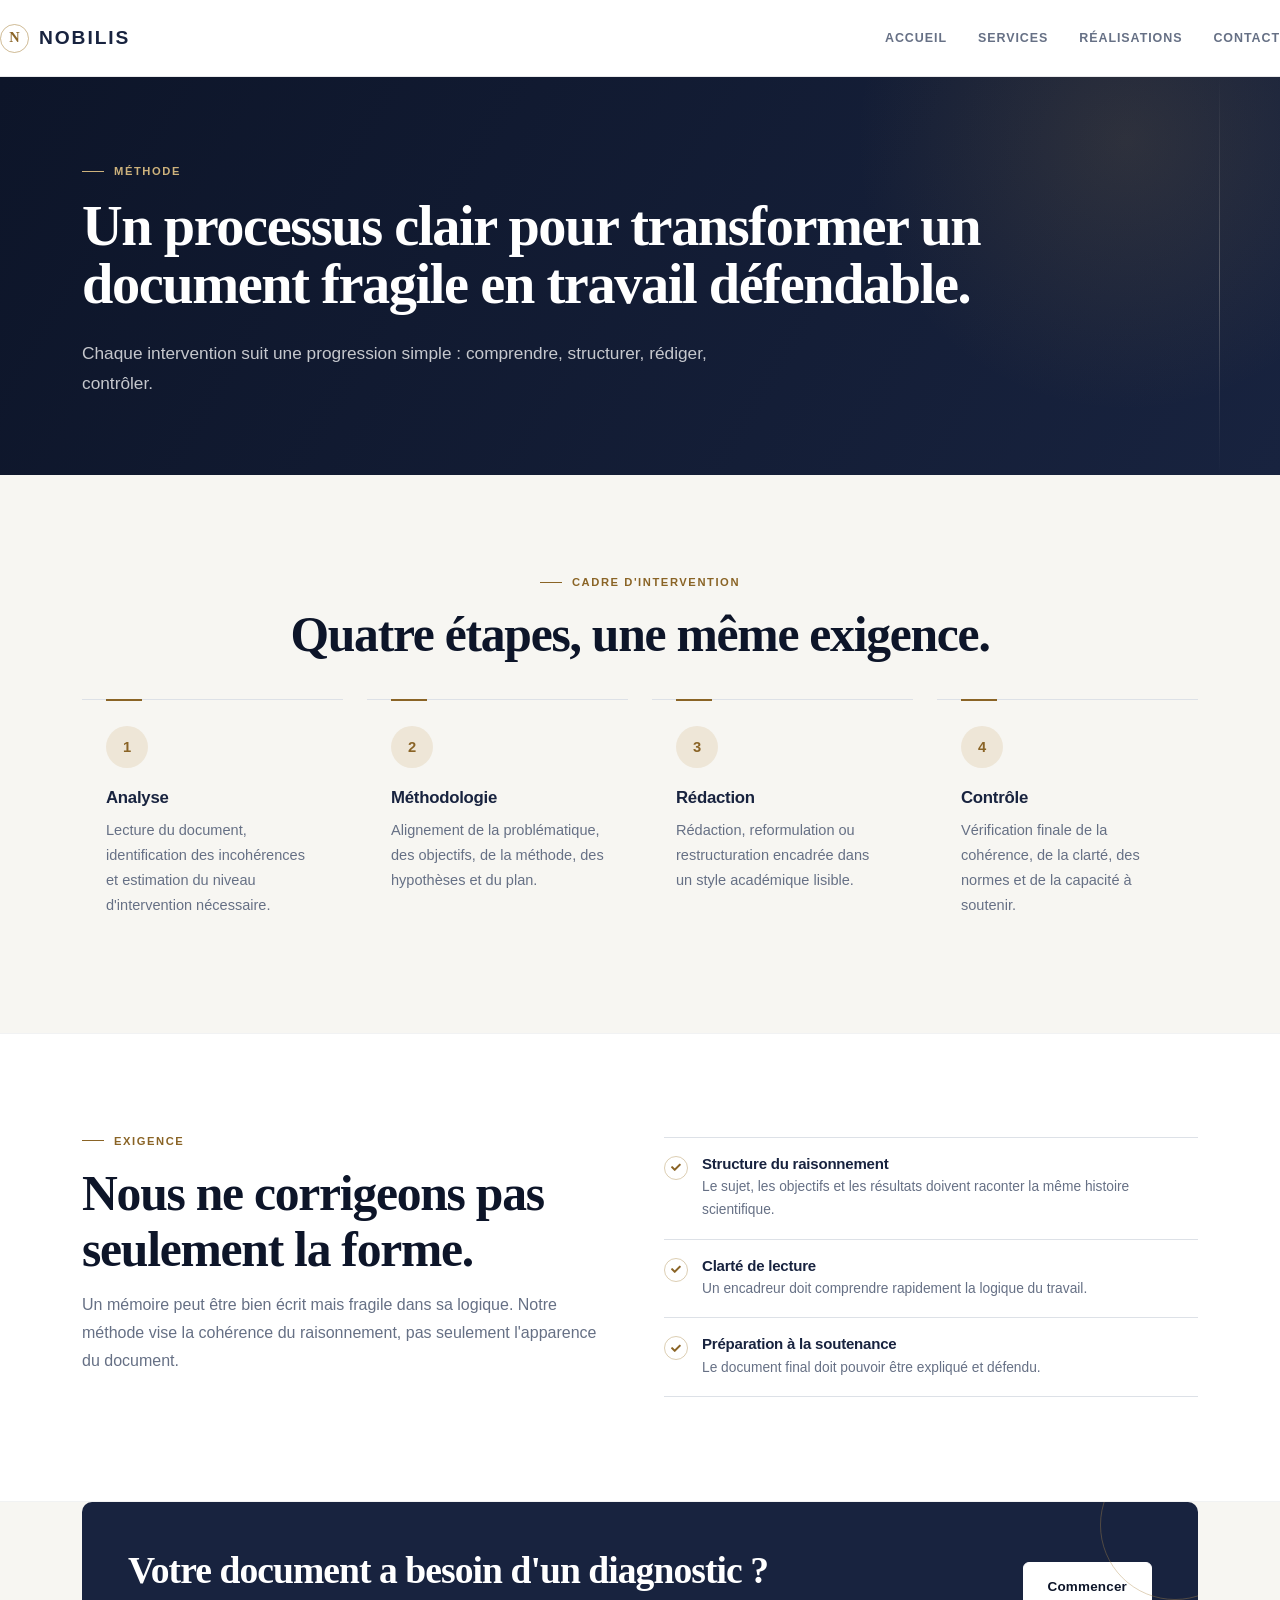
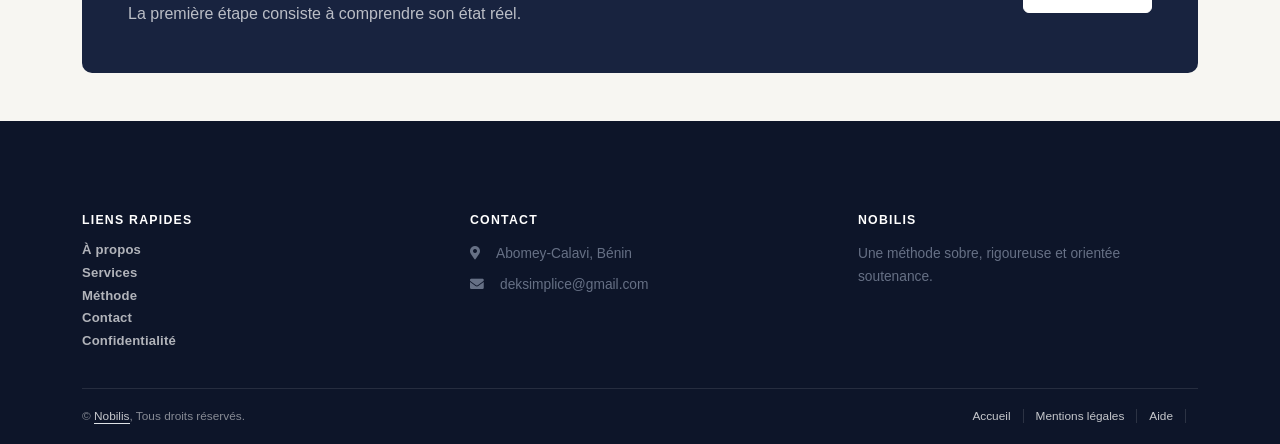
<file: method.html>
<!DOCTYPE html>
<html lang="fr">
<head>
    <meta charset="utf-8">
    <title>Nobilis - Méthode</title>
    <meta content="width=device-width, initial-scale=1.0" name="viewport">
    <meta name="description" content="Découvrez la méthode Nobilis pour analyser, structurer, rédiger et contrôler un travail académique.">
    <link href="img/favicon-48.png" rel="icon" type="image/png">
    <link href="https://cdnjs.cloudflare.com/ajax/libs/font-awesome/5.10.0/css/all.min.css" rel="stylesheet">
    <link href="css/bootstrap.min.css" rel="stylesheet"><link href="css/nobilis.css" rel="stylesheet"><link href="css/style.css" rel="stylesheet">
</head>
<body class="premium-page">
    <a class="skip-link" href="#contenu">Aller au contenu</a>
    <div id="spinner" class="show bg-white position-fixed translate-middle w-100 vh-100 top-50 start-50 d-flex align-items-center justify-content-center"><div class="spinner-border text-primary" style="width: 3rem; height: 3rem;" role="status"><span class="sr-only">Chargement...</span></div></div>
    <nav class="navbar navbar-expand-lg bg-white navbar-light shadow sticky-top p-0 premium-nav" aria-label="Navigation principale"><a href="index.html" class="navbar-brand d-flex align-items-center px-4 px-lg-5"><h2 class="m-0 text-primary"><i class="fa fa-graduation-cap me-3"></i>Nobilis</h2></a><button type="button" class="navbar-toggler me-4" data-bs-toggle="collapse" data-bs-target="#navbarCollapse" aria-controls="navbarCollapse" aria-expanded="false" aria-label="Afficher le menu"><span class="navbar-toggler-icon"></span></button><div class="collapse navbar-collapse" id="navbarCollapse"><div class="navbar-nav ms-auto p-4 p-lg-0"><a href="index.html" class="nav-item nav-link">Accueil</a><a href="services.html" class="nav-item nav-link">Services</a><a href="projet.html" class="nav-item nav-link">Réalisations</a><a href="contact.html" class="nav-item nav-link">Contact</a></div></div></nav>

    <header class="premium-hero compact"><div class="container"><span class="premium-kicker">Méthode</span><h1>Un processus clair pour transformer un document fragile en travail défendable.</h1><p class="mt-4 mb-0">Chaque intervention suit une progression simple : comprendre, structurer, rédiger, contrôler.</p></div></header>

    <section class="premium-section" id="contenu">
        <div class="container">
            <div class="premium-head"><span class="section-title bg-white text-primary px-3">Cadre d'intervention</span><h2>Quatre étapes, une même exigence.</h2></div>
            <div class="row g-4">
                <div class="col-lg-3 col-md-6"><div class="premium-card"><span class="premium-icon">1</span><h5>Analyse</h5><p>Lecture du document, identification des incohérences et estimation du niveau d'intervention nécessaire.</p></div></div>
                <div class="col-lg-3 col-md-6"><div class="premium-card"><span class="premium-icon">2</span><h5>Méthodologie</h5><p>Alignement de la problématique, des objectifs, de la méthode, des hypothèses et du plan.</p></div></div>
                <div class="col-lg-3 col-md-6"><div class="premium-card"><span class="premium-icon">3</span><h5>Rédaction</h5><p>Rédaction, reformulation ou restructuration encadrée dans un style académique lisible.</p></div></div>
                <div class="col-lg-3 col-md-6"><div class="premium-card"><span class="premium-icon">4</span><h5>Contrôle</h5><p>Vérification finale de la cohérence, de la clarté, des normes et de la capacité à soutenir.</p></div></div>
            </div>
        </div>
    </section>

    <section class="premium-section alt">
        <div class="container">
            <div class="row g-5 align-items-center">
                <div class="col-lg-6"><div class="premium-head text-start"><span class="section-title bg-white text-primary pe-3">Exigence</span><h2>Nous ne corrigeons pas seulement la forme.</h2><p>Un mémoire peut être bien écrit mais fragile dans sa logique. Notre méthode vise la cohérence du raisonnement, pas seulement l'apparence du document.</p></div></div>
                <div class="col-lg-6"><div class="premium-list"><div class="premium-list-item"><i class="fa fa-check"></i><div><h5>Structure du raisonnement</h5><p class="mb-0">Le sujet, les objectifs et les résultats doivent raconter la même histoire scientifique.</p></div></div><div class="premium-list-item"><i class="fa fa-check"></i><div><h5>Clarté de lecture</h5><p class="mb-0">Un encadreur doit comprendre rapidement la logique du travail.</p></div></div><div class="premium-list-item"><i class="fa fa-check"></i><div><h5>Préparation à la soutenance</h5><p class="mb-0">Le document final doit pouvoir être expliqué et défendu.</p></div></div></div></div>
            </div>
        </div>
    </section>

    <section class="container pb-5"><div class="premium-band d-lg-flex align-items-center justify-content-between gap-4"><div><h2>Votre document a besoin d'un diagnostic ?</h2><p class="mb-lg-0">La première étape consiste à comprendre son état réel.</p></div><a href="contact.html" class="btn btn-primary py-3 px-4 flex-shrink-0">Commencer</a></div></section>

    <div class="container-fluid bg-dark text-light footer pt-5 mt-5 wow fadeIn"><div class="container py-5"><div class="row g-5"><div class="col-lg-4 col-md-6"><h4 class="text-white mb-3">Liens rapides</h4><a class="btn btn-link" href="about.html">À propos</a><a class="btn btn-link" href="services.html">Services</a><a class="btn btn-link" href="method.html">Méthode</a><a class="btn btn-link" href="contact.html">Contact</a><a class="btn btn-link" href="confidentialite.html">Confidentialité</a></div><div class="col-lg-4 col-md-6"><h4 class="text-white mb-3">Contact</h4><p><i class="fa fa-map-marker-alt me-3"></i>Abomey-Calavi, Bénin</p><p><i class="fa fa-envelope me-3"></i>deksimplice@gmail.com</p></div><div class="col-lg-4 col-md-12"><h4 class="text-white mb-3">Nobilis</h4><p>Une méthode sobre, rigoureuse et orientée soutenance.</p></div></div></div><div class="container"><div class="copyright"><div class="row"><div class="col-md-6 text-center text-md-start mb-3 mb-md-0">&copy; <a class="border-bottom" href="#">Nobilis</a>, Tous droits réservés.</div><div class="col-md-6 text-center text-md-end"><div class="footer-menu"><a href="index.html">Accueil</a><a href="confidentialite.html">Mentions légales</a><a href="contact.html">Aide</a></div></div></div></div></div></div>
    <a href="#" class="btn btn-lg btn-primary btn-lg-square back-to-top"><i class="bi bi-arrow-up"></i></a>
    <script src="js/main.js"></script>
</body>
</html>
</file>
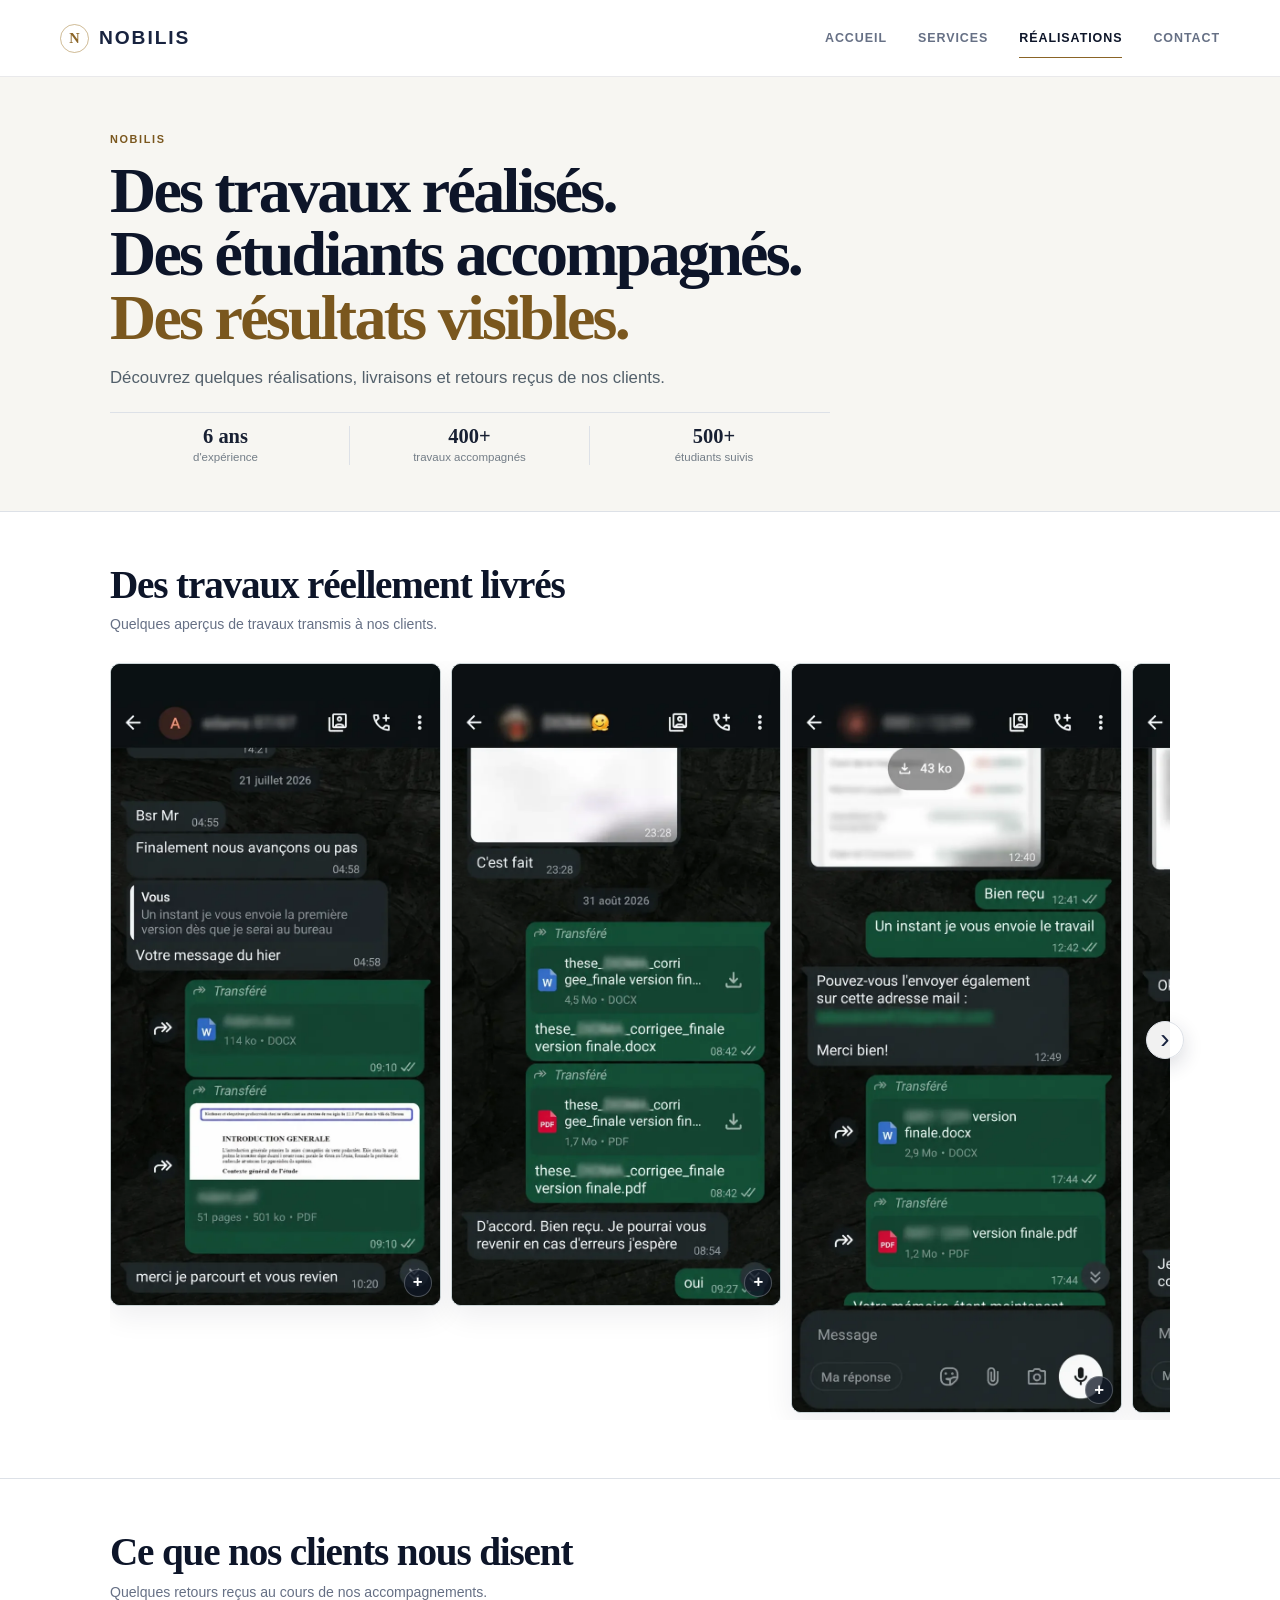
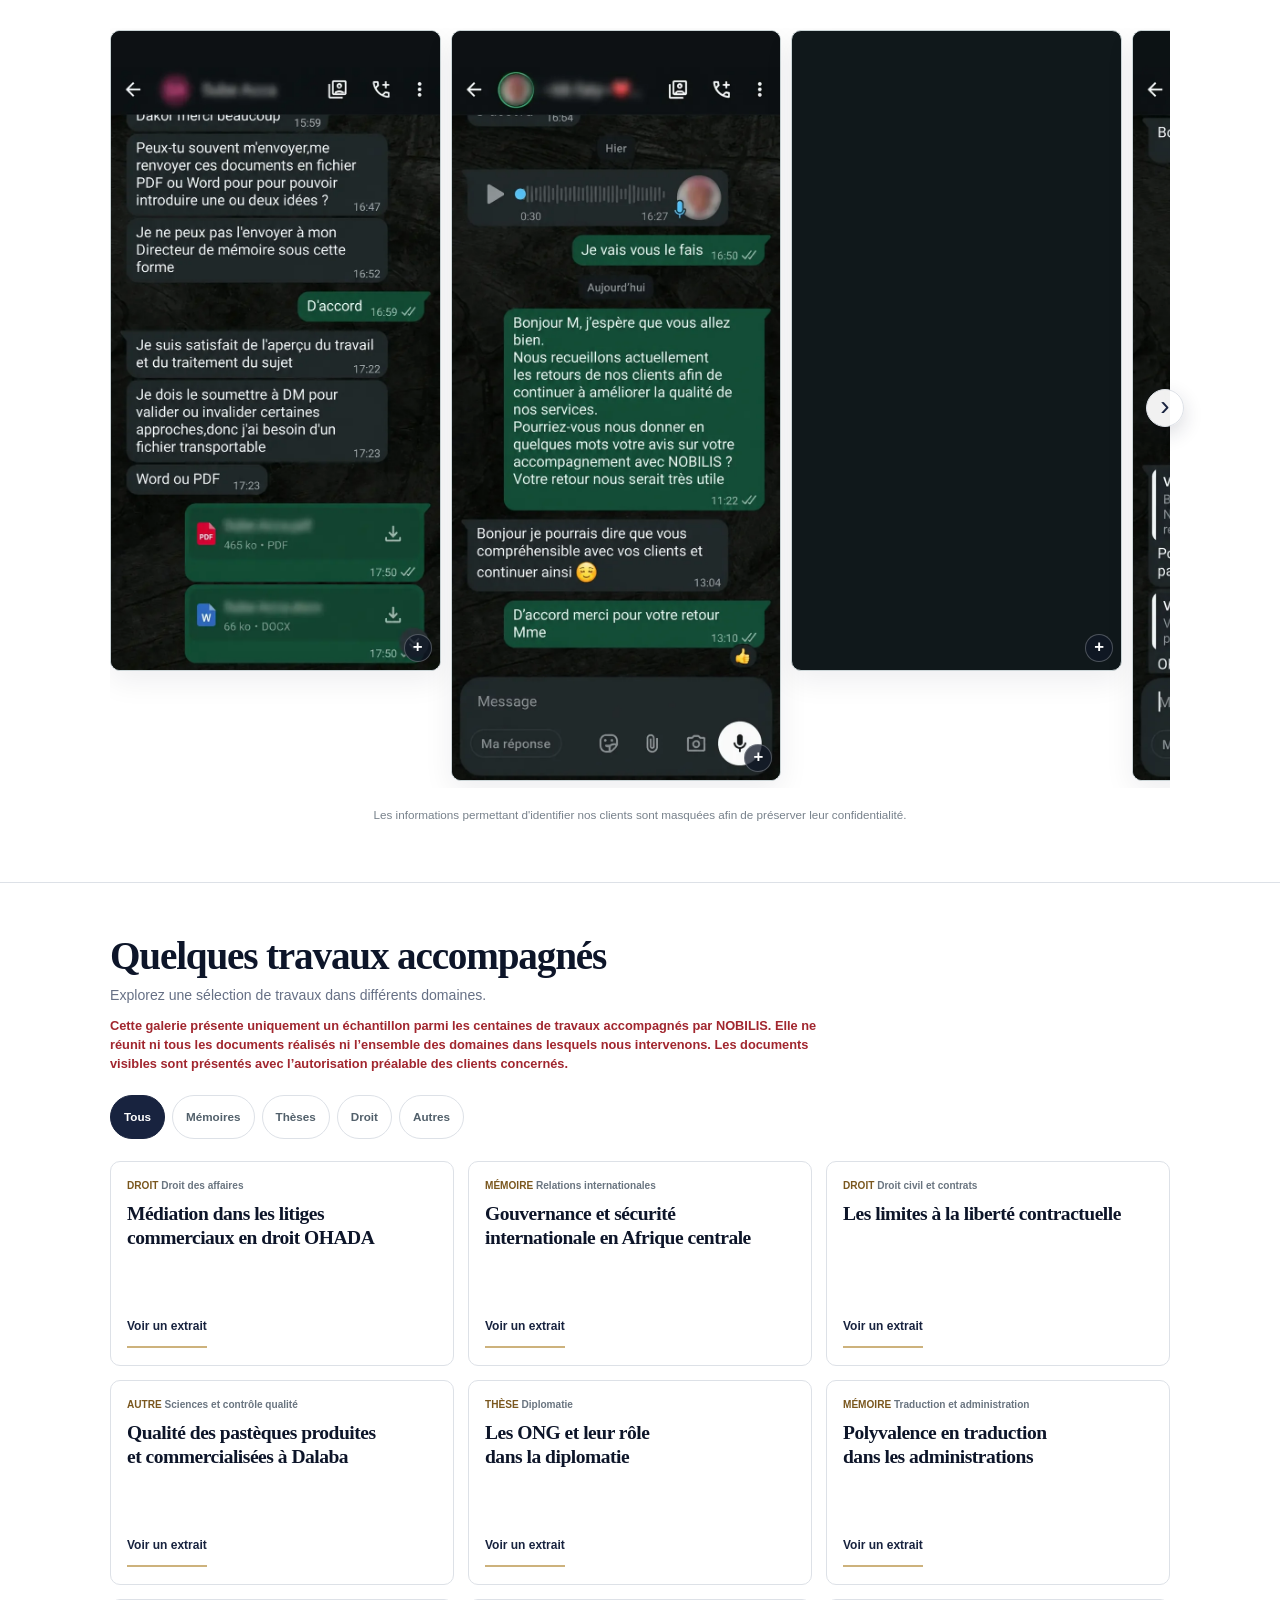
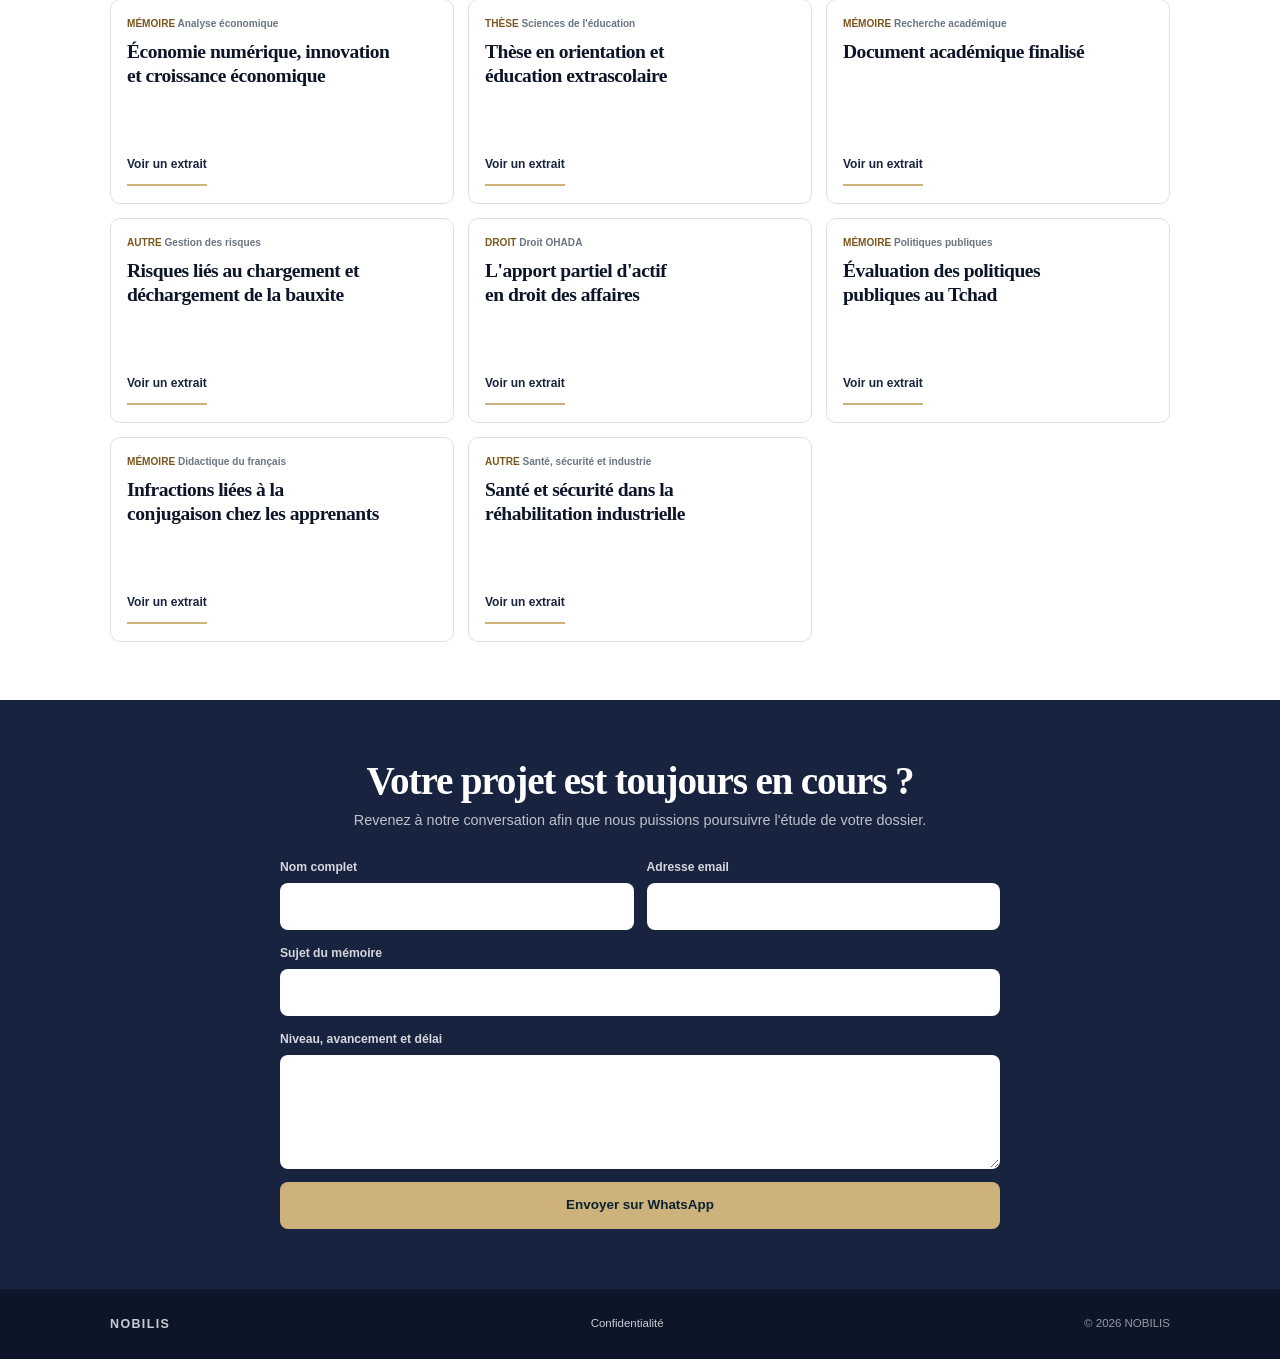
<file: projet.html>
<!doctype html>
<html lang="fr">
<head>
    <meta charset="utf-8">
    <meta name="viewport" content="width=device-width, initial-scale=1">
    <title>Preuves et travaux accompagnés | NOBILIS</title>
    <meta name="description" content="Livraisons réelles, retours clients et sélection de travaux académiques accompagnés par NOBILIS.">
    <meta name="robots" content="index, follow">
    <meta name="theme-color" content="#181d38">

    <meta property="og:locale" content="fr_FR">
    <meta property="og:type" content="website">
    <meta property="og:site_name" content="NOBILIS">
    <meta property="og:title" content="Des travaux réalisés. Des résultats visibles. | NOBILIS">
    <meta property="og:description" content="Découvrez des livraisons, des retours clients et différents travaux accompagnés par NOBILIS.">

    <link rel="icon" type="image/png" href="img/favicon-48.png">
    <link rel="preload" as="image" type="image/webp" href="img/preuves/livraison-01.webp">
    <link rel="stylesheet" href="css/projet.css">
    <link rel="stylesheet" href="css/nobilis.css">
</head>

<body>
    <a class="skip-link" href="#contenu">Aller au contenu</a>

    <nav class="navbar navbar-expand-lg bg-white navbar-light shadow sticky-top p-0 premium-nav" aria-label="Navigation principale">
        <a href="index.html" class="navbar-brand d-flex align-items-center px-4 px-lg-5" aria-label="Nobilis — Accueil">
            <h2 class="m-0 text-primary">
                <svg class="nav-brand-icon" viewBox="0 0 24 24" aria-hidden="true"><path d="M12 3 1.8 8.1 12 13.2l8-4v5.1h2V8.1L12 3Zm-6.2 8.7v4.1c0 1.8 3 3.7 6.2 3.7s6.2-1.9 6.2-3.7v-4.1L12 14.8l-6.2-3.1Z"/></svg>
                Nobilis
            </h2>
        </a>
        <button class="navbar-toggler me-4" type="button" data-site-nav-toggle aria-controls="navbarCollapse" aria-expanded="false" aria-label="Afficher le menu">
            <span class="navbar-toggler-icon" aria-hidden="true"></span>
        </button>
        <div class="collapse navbar-collapse" id="navbarCollapse">
            <div class="navbar-nav ms-auto p-4 p-lg-0">
                <a href="index.html" class="nav-item nav-link">Accueil</a>
                <a href="services.html" class="nav-item nav-link">Services</a>
                <a href="projet.html" class="nav-item nav-link active" aria-current="page">Réalisations</a>
                <a href="contact.html" class="nav-item nav-link">Contact</a>
            </div>
        </div>
    </nav>

    <main id="contenu">
        <header class="hero page-width">
            <p class="hero-kicker">NOBILIS</p>
            <h1>Des travaux réalisés.<br>Des étudiants accompagnés.<br><span>Des résultats visibles.</span></h1>
            <p class="hero-lead">Découvrez quelques réalisations, livraisons et retours reçus de nos clients.</p>
            <ul class="trust-line" aria-label="Repères NOBILIS">
                <li><strong>6 ans</strong><span>d'expérience</span></li>
                <li><strong>400+</strong><span>travaux accompagnés</span></li>
                <li><strong>500+</strong><span>étudiants suivis</span></li>
            </ul>
        </header>

        <section class="proof-section" aria-labelledby="livraisons-title">
            <div class="page-width">
                <header class="section-heading">
                    <h2 id="livraisons-title">Des travaux réellement livrés</h2>
                    <p>Quelques aperçus de travaux transmis à nos clients.</p>
                </header>

                <div class="carousel-shell">
                    <button class="carousel-arrow carousel-arrow-prev" type="button" data-carousel-prev aria-label="Voir les livraisons précédentes">‹</button>
                    <div class="proof-carousel" data-carousel tabindex="0" aria-label="Captures de travaux livrés">
                        <button class="proof-card" type="button" data-full="img/preuves/livraison-01.webp" data-alt="Capture WhatsApp anonymisée montrant un document livré en Word et PDF" aria-label="Agrandir la première preuve de livraison" style="--focus-y:57%">
                            <img src="img/preuves/livraison-01.webp" width="720" height="1404" alt="Capture WhatsApp anonymisée d'une livraison Word et PDF" fetchpriority="high" decoding="async">
                        </button>
                        <button class="proof-card" type="button" data-full="img/preuves/livraison-02.webp" data-alt="Capture WhatsApp anonymisée montrant la livraison d'une thèse en Word et PDF" aria-label="Agrandir la deuxième preuve de livraison" style="--focus-y:55%">
                            <img src="img/preuves/livraison-02.webp" width="720" height="1404" alt="Capture WhatsApp anonymisée d'une livraison de thèse" decoding="async">
                        </button>
                        <button class="proof-card" type="button" data-full="img/preuves/livraison-04.webp" data-alt="Capture WhatsApp anonymisée montrant une version finale en Word et PDF" aria-label="Agrandir la troisième preuve de livraison" style="--focus-y:59%">
                            <img data-src="img/preuves/livraison-04.webp" width="720" height="1640" alt="Capture WhatsApp anonymisée d'une version finale" loading="lazy" decoding="async">
                        </button>
                        <button class="proof-card" type="button" data-full="img/preuves/livraison-05.webp" data-alt="Capture WhatsApp anonymisée montrant une livraison après réception d'un paiement" aria-label="Agrandir la quatrième preuve de livraison" style="--focus-y:57%">
                            <img data-src="img/preuves/livraison-05.webp" width="720" height="1640" alt="Capture WhatsApp anonymisée d'une livraison confirmée" loading="lazy" decoding="async">
                        </button>
                        <button class="proof-card" type="button" data-full="img/preuves/livraison-03.webp" data-alt="Capture WhatsApp anonymisée montrant une version finale en PDF et Word" aria-label="Agrandir la cinquième preuve de livraison" style="--focus-y:57%">
                            <img data-src="img/preuves/livraison-03.webp" width="720" height="1343" alt="Capture WhatsApp anonymisée d'une version finale PDF et Word" loading="lazy" decoding="async">
                        </button>
                        <button class="proof-card" type="button" data-full="img/preuves/livraison-06.webp" data-alt="Capture WhatsApp anonymisée montrant deux formats d'un chapitre de mémoire" aria-label="Agrandir la sixième preuve de livraison" style="--focus-y:48%">
                            <img data-src="img/preuves/livraison-06.webp" width="720" height="1640" alt="Capture WhatsApp anonymisée d'un chapitre de mémoire" loading="lazy" decoding="async">
                        </button>
                        <button class="proof-card" type="button" data-full="img/preuves/livraison-07.webp" data-alt="Capture WhatsApp anonymisée montrant des fichiers Word, PDF et PowerPoint" aria-label="Agrandir la septième preuve de livraison" style="--focus-y:52%">
                            <img data-src="img/preuves/livraison-07.webp" width="720" height="1640" alt="Capture WhatsApp anonymisée d'une livraison multiformat" loading="lazy" decoding="async">
                        </button>
                        <button class="proof-card" type="button" data-full="img/preuves/livraison-08.webp" data-alt="Capture WhatsApp anonymisée montrant la livraison d'un mémoire en PDF et Word" aria-label="Agrandir la huitième preuve de livraison" style="--focus-y:50%">
                            <img data-src="img/preuves/livraison-08.webp" width="720" height="1640" alt="Capture WhatsApp anonymisée d'un mémoire livré" loading="lazy" decoding="async">
                        </button>
                    </div>
                    <button class="carousel-arrow carousel-arrow-next" type="button" data-carousel-next aria-label="Voir les livraisons suivantes">›</button>
                </div>
            </div>
        </section>

        <section class="proof-section proof-section-muted" aria-labelledby="retours-title">
            <div class="page-width">
                <header class="section-heading">
                    <h2 id="retours-title">Ce que nos clients nous disent</h2>
                    <p>Quelques retours reçus au cours de nos accompagnements.</p>
                </header>

                <div class="carousel-shell">
                    <button class="carousel-arrow carousel-arrow-prev" type="button" data-carousel-prev aria-label="Voir les retours précédents">‹</button>
                    <div class="proof-carousel" data-carousel tabindex="0" aria-label="Captures de retours clients">
                        <button class="proof-card" type="button" data-full="img/preuves/retour-client-01.webp" data-alt="Retour WhatsApp anonymisé d'un client satisfait de l'aperçu du travail" aria-label="Agrandir le premier retour client" style="--focus-y:54%">
                            <img data-src="img/preuves/retour-client-01.webp" width="720" height="1399" alt="Retour WhatsApp anonymisé exprimant une satisfaction" loading="lazy" decoding="async">
                        </button>
                        <button class="proof-card" type="button" data-full="img/preuves/retour-client-04.webp" data-alt="Retour WhatsApp anonymisé soulignant l'écoute de NOBILIS" aria-label="Agrandir le deuxième retour client" style="--focus-y:67%">
                            <img data-src="img/preuves/retour-client-04.webp" width="720" height="1640" alt="Retour WhatsApp anonymisé sur l'écoute de NOBILIS" loading="lazy" decoding="async">
                        </button>
                        <button class="proof-card" type="button" data-full="img/preuves/retour-client-02.webp" data-alt="Retour WhatsApp anonymisé donnant un avis constructif sur le service" aria-label="Agrandir le troisième retour client" style="--focus-y:58%">
                            <img data-src="img/preuves/retour-client-02.webp" width="720" height="1399" alt="Retour WhatsApp anonymisé et constructif" loading="lazy" decoding="async">
                        </button>
                        <button class="proof-card" type="button" data-full="img/preuves/retour-client-05.webp" data-alt="Retour WhatsApp anonymisé indiquant que l'accompagnement se passe bien" aria-label="Agrandir le quatrième retour client" style="--focus-y:59%">
                            <img data-src="img/preuves/retour-client-05.webp" width="720" height="1640" alt="Retour WhatsApp anonymisé sur le déroulement de l'accompagnement" loading="lazy" decoding="async">
                        </button>
                        <button class="proof-card" type="button" data-full="img/preuves/retour-client-03.webp" data-alt="Retour WhatsApp anonymisé sur la rédaction et les sources utilisées" aria-label="Agrandir le cinquième retour client" style="--focus-y:59%">
                            <img data-src="img/preuves/retour-client-03.webp" width="720" height="1399" alt="Retour WhatsApp anonymisé sur la qualité de la rédaction" loading="lazy" decoding="async">
                        </button>
                        <button class="proof-card" type="button" data-full="img/preuves/retour-client-06.webp" data-alt="Retour WhatsApp anonymisé d'un client satisfait du service" aria-label="Agrandir le sixième retour client" style="--focus-y:57%">
                            <img data-src="img/preuves/retour-client-06.webp" width="720" height="1114" alt="Retour WhatsApp anonymisé d'un client satisfait" loading="lazy" decoding="async">
                        </button>
                    </div>
                    <button class="carousel-arrow carousel-arrow-next" type="button" data-carousel-next aria-label="Voir les retours suivants">›</button>
                </div>

                <p class="privacy-note">Les informations permettant d'identifier nos clients sont masquées afin de préserver leur confidentialité.</p>
            </div>
        </section>

        <!-- Aucune capture Chariow vérifiable n'a été fournie avec les 14 captures WhatsApp. -->

        <section class="works-section" id="travaux" aria-labelledby="travaux-title">
            <div class="page-width">
                <header class="section-heading">
                    <h2 id="travaux-title">Quelques travaux accompagnés</h2>
                    <p>Explorez une sélection de travaux dans différents domaines.</p>
                    <p class="document-authorization-note" role="note">Cette galerie présente uniquement un échantillon parmi les centaines de travaux accompagnés par NOBILIS. Elle ne réunit ni tous les documents réalisés ni l’ensemble des domaines dans lesquels nous intervenons. Les documents visibles sont présentés avec l’autorisation préalable des clients concernés.</p>
                </header>

                <div class="filter-bar" role="group" aria-label="Filtrer les travaux">
                    <button class="filter-button is-active" type="button" data-filter="all" aria-pressed="true">Tous</button>
                    <button class="filter-button" type="button" data-filter="memoire" aria-pressed="false">Mémoires</button>
                    <button class="filter-button" type="button" data-filter="these" aria-pressed="false">Thèses</button>
                    <button class="filter-button" type="button" data-filter="droit" aria-pressed="false">Droit</button>
                    <button class="filter-button" type="button" data-filter="autre" aria-pressed="false">Autres</button>
                </div>

                <div class="works-grid" id="document-grid">
                    <article class="work-card" data-category="droit">
                        <p class="work-meta"><span>Droit</span> Droit des affaires</p>
                        <h3>Médiation dans les litiges commerciaux en droit OHADA</h3>
                        <button class="work-link js-open-pdf" type="button" data-title="Médiation dans les litiges commerciaux en droit OHADA" data-document="doc-01">Voir un extrait</button>
                    </article>
                    <article class="work-card" data-category="memoire">
                        <p class="work-meta"><span>Mémoire</span> Relations internationales</p>
                        <h3>Gouvernance et sécurité internationale en Afrique centrale</h3>
                        <button class="work-link js-open-pdf" type="button" data-title="Gouvernance et sécurité internationale en Afrique centrale" data-document="doc-02">Voir un extrait</button>
                    </article>
                    <article class="work-card" data-category="droit">
                        <p class="work-meta"><span>Droit</span> Droit civil et contrats</p>
                        <h3>Les limites à la liberté contractuelle</h3>
                        <button class="work-link js-open-pdf" type="button" data-title="Les limites à la liberté contractuelle" data-document="doc-03">Voir un extrait</button>
                    </article>
                    <article class="work-card" data-category="autre">
                        <p class="work-meta"><span>Autre</span> Sciences et contrôle qualité</p>
                        <h3>Qualité des pastèques produites et commercialisées à Dalaba</h3>
                        <button class="work-link js-open-pdf" type="button" data-title="Qualité des pastèques produites et commercialisées à Dalaba" data-document="doc-04">Voir un extrait</button>
                    </article>
                    <article class="work-card" data-category="these">
                        <p class="work-meta"><span>Thèse</span> Diplomatie</p>
                        <h3>Les ONG et leur rôle dans la diplomatie</h3>
                        <button class="work-link js-open-pdf" type="button" data-title="Les ONG et leur rôle dans la diplomatie" data-document="doc-05">Voir un extrait</button>
                    </article>
                    <article class="work-card" data-category="memoire">
                        <p class="work-meta"><span>Mémoire</span> Traduction et administration</p>
                        <h3>Polyvalence en traduction dans les administrations</h3>
                        <button class="work-link js-open-pdf" type="button" data-title="Polyvalence en traduction dans les administrations" data-document="doc-06">Voir un extrait</button>
                    </article>
                    <article class="work-card" data-category="memoire">
                        <p class="work-meta"><span>Mémoire</span> Analyse économique</p>
                        <h3>Économie numérique, innovation et croissance économique</h3>
                        <button class="work-link js-open-pdf" type="button" data-title="Économie numérique, innovation et croissance économique" data-document="doc-07">Voir un extrait</button>
                    </article>
                    <article class="work-card" data-category="these">
                        <p class="work-meta"><span>Thèse</span> Sciences de l'éducation</p>
                        <h3>Thèse en orientation et éducation extrascolaire</h3>
                        <button class="work-link js-open-pdf" type="button" data-title="Thèse en orientation et éducation extrascolaire" data-document="doc-08">Voir un extrait</button>
                    </article>
                    <article class="work-card" data-category="memoire">
                        <p class="work-meta"><span>Mémoire</span> Recherche académique</p>
                        <h3>Document académique finalisé</h3>
                        <button class="work-link js-open-pdf" type="button" data-title="Document académique finalisé" data-document="doc-09">Voir un extrait</button>
                    </article>
                    <article class="work-card" data-category="autre">
                        <p class="work-meta"><span>Autre</span> Gestion des risques</p>
                        <h3>Risques liés au chargement et déchargement de la bauxite</h3>
                        <button class="work-link js-open-pdf" type="button" data-title="Risques liés au chargement et déchargement de la bauxite" data-document="doc-10">Voir un extrait</button>
                    </article>
                    <article class="work-card" data-category="droit">
                        <p class="work-meta"><span>Droit</span> Droit OHADA</p>
                        <h3>L'apport partiel d'actif en droit des affaires</h3>
                        <button class="work-link js-open-pdf" type="button" data-title="L'apport partiel d'actif en droit des affaires" data-document="doc-11">Voir un extrait</button>
                    </article>
                    <article class="work-card" data-category="memoire">
                        <p class="work-meta"><span>Mémoire</span> Politiques publiques</p>
                        <h3>Évaluation des politiques publiques au Tchad</h3>
                        <button class="work-link js-open-pdf" type="button" data-title="Évaluation des politiques publiques au Tchad" data-document="doc-12">Voir un extrait</button>
                    </article>
                    <article class="work-card" data-category="memoire">
                        <p class="work-meta"><span>Mémoire</span> Didactique du français</p>
                        <h3>Infractions liées à la conjugaison chez les apprenants</h3>
                        <button class="work-link js-open-pdf" type="button" data-title="Infractions liées à la conjugaison chez les apprenants" data-document="doc-13">Voir un extrait</button>
                    </article>
                    <article class="work-card" data-category="autre">
                        <p class="work-meta"><span>Autre</span> Santé, sécurité et industrie</p>
                        <h3>Santé et sécurité dans la réhabilitation industrielle</h3>
                        <button class="work-link js-open-pdf" type="button" data-title="Santé et sécurité dans la réhabilitation industrielle" data-document="doc-14">Voir un extrait</button>
                    </article>
                </div>
            </div>
        </section>

        <section class="final-cta" id="conversation">
            <div class="page-width cta-inner">
                <h2>Votre projet est toujours en cours&nbsp;?</h2>
                <p>Revenez à notre conversation afin que nous puissions poursuivre l'étude de votre dossier.</p>
                <form class="whatsapp-form" id="project-whatsapp-form">
                    <div class="form-field">
                        <label for="project-name">Nom complet</label>
                        <input id="project-name" name="name" type="text" autocomplete="name" required>
                    </div>
                    <div class="form-field">
                        <label for="project-email">Adresse email</label>
                        <input id="project-email" name="email" type="email" autocomplete="email" required>
                    </div>
                    <div class="form-field form-field-wide">
                        <label for="project-subject">Sujet du mémoire</label>
                        <input id="project-subject" name="subject" type="text" required>
                    </div>
                    <div class="form-field form-field-wide">
                        <label for="project-message">Niveau, avancement et délai</label>
                        <textarea id="project-message" name="message" rows="4" required></textarea>
                    </div>
                    <button class="cta-button form-field-wide" type="submit">Envoyer sur WhatsApp</button>
                </form>
            </div>
        </section>
    </main>

    <footer class="site-footer">
        <div class="page-width footer-inner">
            <a class="footer-brand" href="index.html">NOBILIS</a>
            <a href="confidentialite.html">Confidentialité</a>
            <p>© 2026 NOBILIS</p>
        </div>
    </footer>

    <dialog class="image-dialog" id="image-dialog" aria-label="Capture agrandie">
        <button class="image-close" type="button" data-close-image aria-label="Fermer la capture">×</button>
        <div class="image-dialog-body">
            <img id="proof-large" alt="">
        </div>
    </dialog>

    <dialog class="reader-dialog" id="pdf-dialog" aria-labelledby="reader-title">
        <div class="reader-header">
            <h2 id="reader-title">Document académique</h2>
            <button class="reader-close" type="button" data-close-reader aria-label="Fermer le document">×</button>
        </div>
        <div class="reader-toolbar" aria-label="Navigation dans le document">
            <span id="reader-page" aria-live="polite">Page — / —</span>
        </div>
        <div class="reader-body" id="reader-body">
            <p class="reader-status" id="reader-status" role="status">Chargement du document…</p>
            <div class="reader-pages" id="reader-pages" aria-label="Pages du document" hidden></div>
            <div class="reader-fallback" id="reader-fallback" hidden>
                <p id="reader-fallback-message">Ce document ne peut pas être affiché dans le lecteur.</p>
            </div>
        </div>
        <p class="reader-note">Le PDF est chargé uniquement après votre clic.</p>
    </dialog>

    <script src="js/projet.js" defer></script>
</body>
</html>
</file>
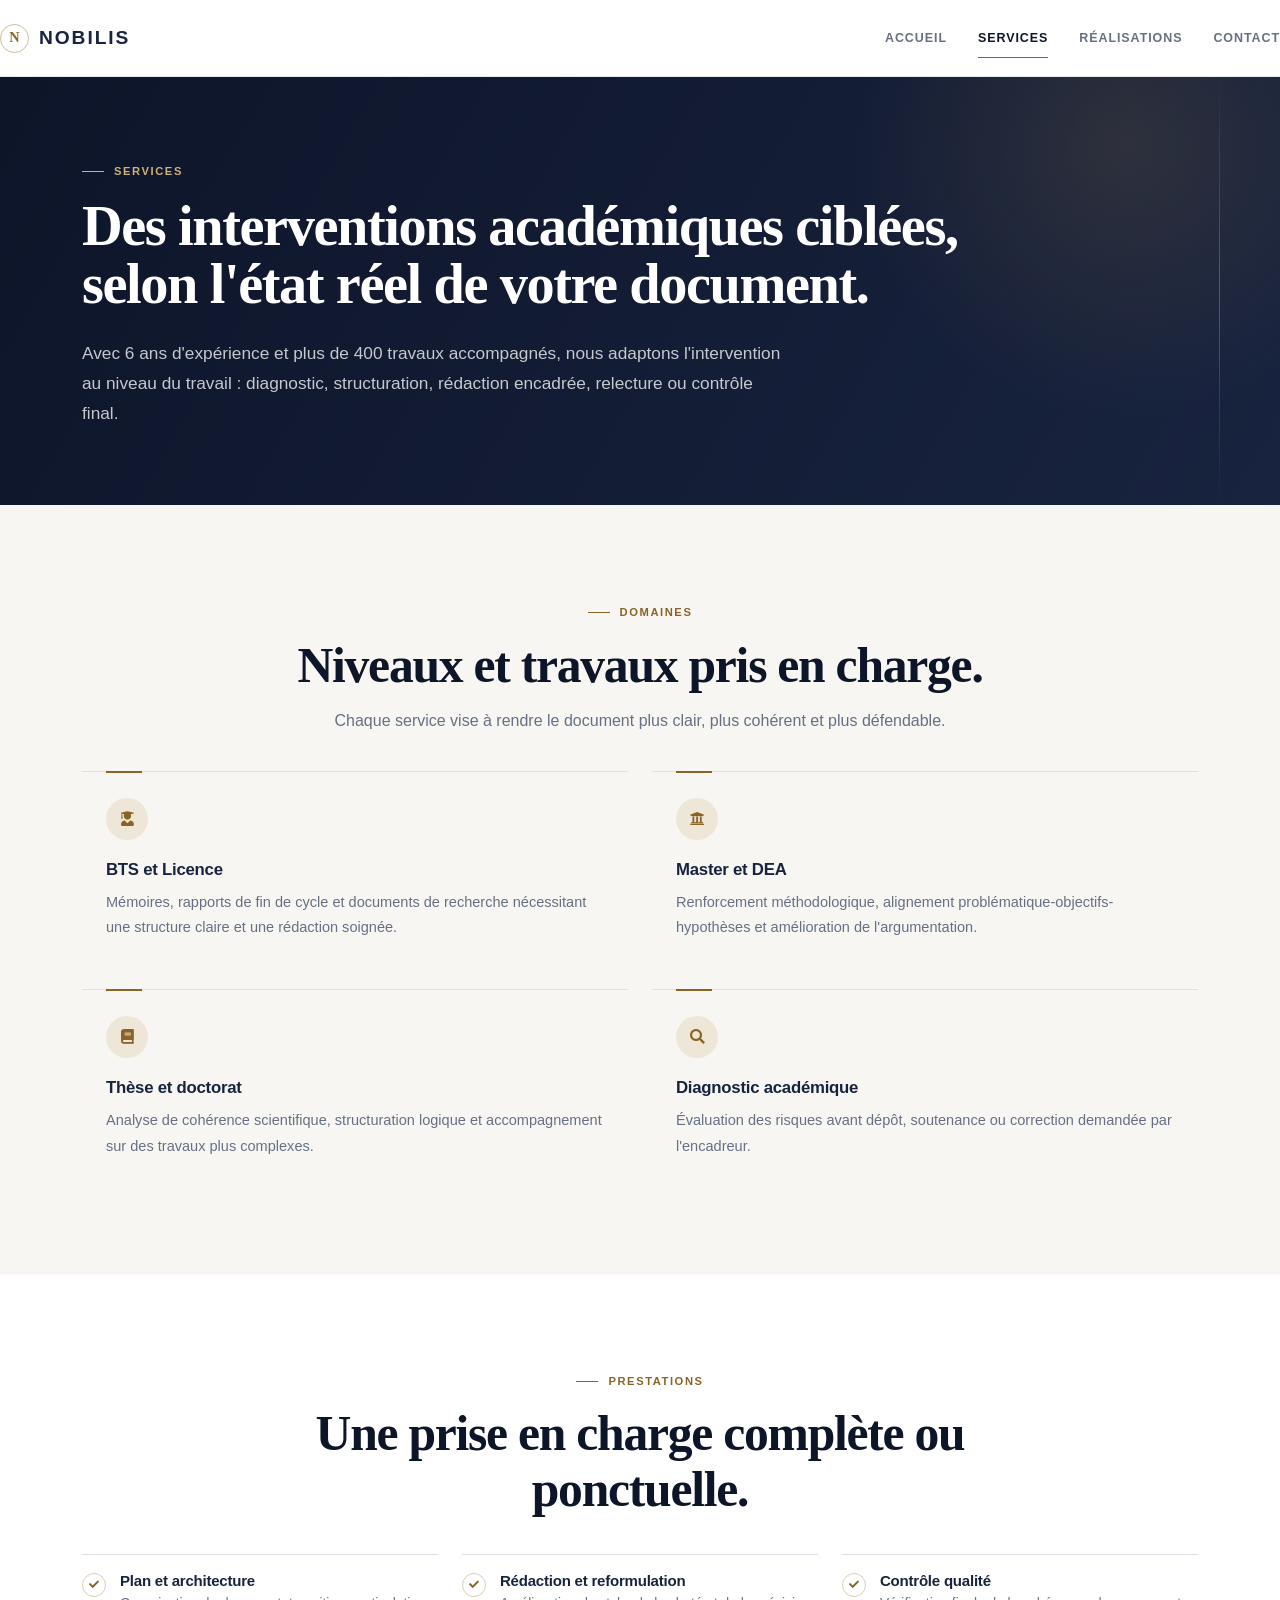
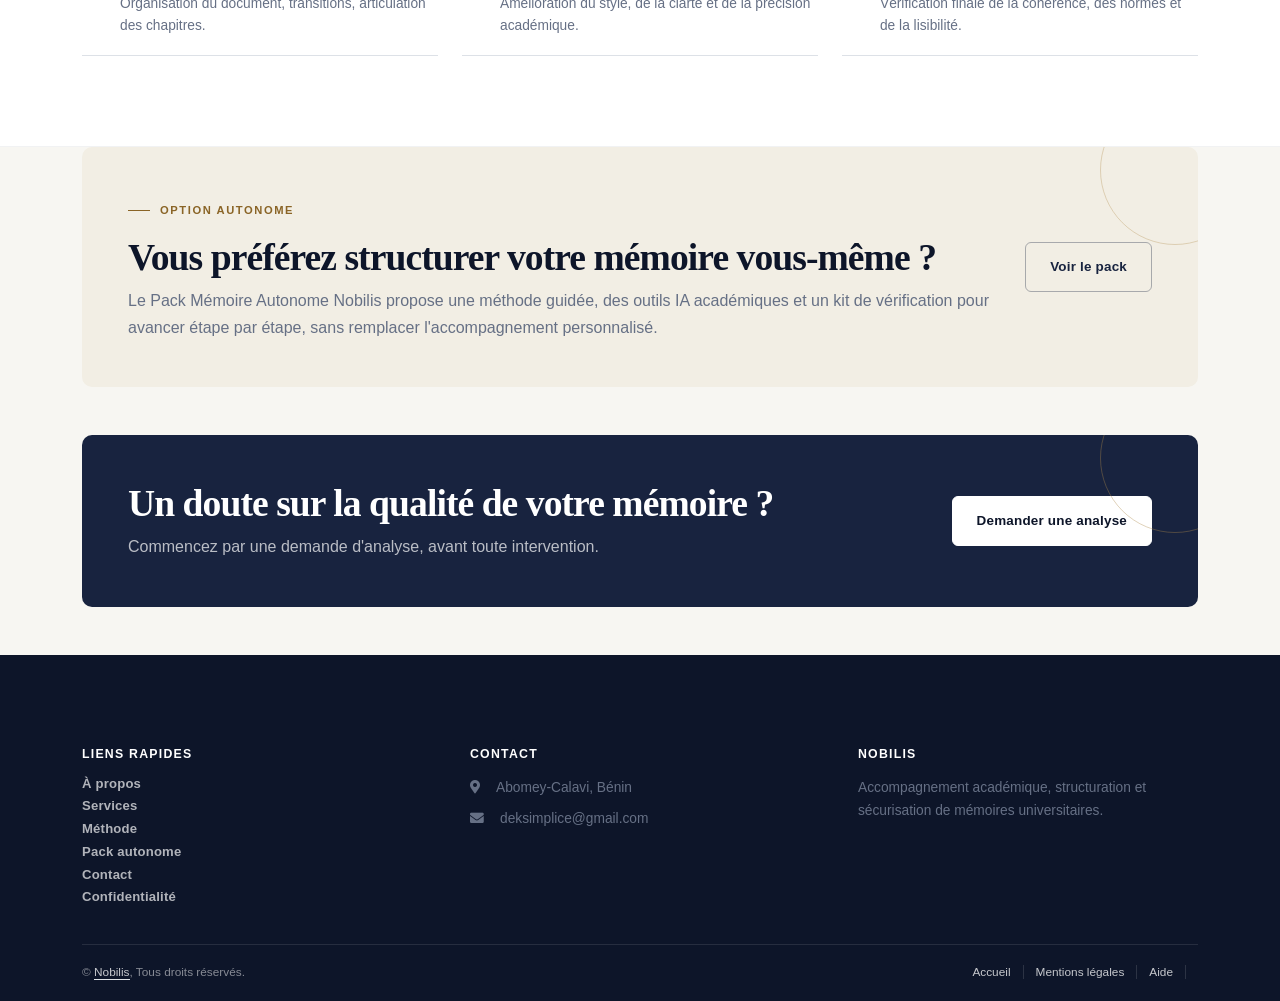
<file: services.html>
<!DOCTYPE html>
<html lang="fr">
<head>
    <meta charset="utf-8">
    <title>Nobilis - Services académiques</title>
    <meta content="width=device-width, initial-scale=1.0" name="viewport">
    <meta name="description" content="Découvrez les services d'accompagnement académique Nobilis pour les mémoires, thèses et travaux universitaires.">
    <link href="img/favicon-48.png" rel="icon" type="image/png">
    <link href="https://cdnjs.cloudflare.com/ajax/libs/font-awesome/5.10.0/css/all.min.css" rel="stylesheet">
    <link href="css/bootstrap.min.css" rel="stylesheet">
    <link href="css/nobilis.css" rel="stylesheet">
    <link href="css/style.css" rel="stylesheet">
</head>
<body class="premium-page">
    <a class="skip-link" href="#contenu">Aller au contenu</a>
    <div id="spinner" class="show bg-white position-fixed translate-middle w-100 vh-100 top-50 start-50 d-flex align-items-center justify-content-center"><div class="spinner-border text-primary" style="width: 3rem; height: 3rem;" role="status"><span class="sr-only">Chargement...</span></div></div>
    <nav class="navbar navbar-expand-lg bg-white navbar-light shadow sticky-top p-0 premium-nav">
        <a href="index.html" class="navbar-brand d-flex align-items-center px-4 px-lg-5"><h2 class="m-0 text-primary"><i class="fa fa-graduation-cap me-3"></i>Nobilis</h2></a>
        <button type="button" class="navbar-toggler me-4" data-bs-toggle="collapse" data-bs-target="#navbarCollapse" aria-label="Afficher le menu"><span class="navbar-toggler-icon"></span></button>
        <div class="collapse navbar-collapse" id="navbarCollapse"><div class="navbar-nav ms-auto p-4 p-lg-0"><a href="index.html" class="nav-item nav-link">Accueil</a><a href="services.html" class="nav-item nav-link active" aria-current="page">Services</a><a href="projet.html" class="nav-item nav-link">Réalisations</a><a href="contact.html" class="nav-item nav-link">Contact</a></div></div>
    </nav>

    <main id="contenu"><header class="premium-hero compact">
        <div class="container">
            <span class="premium-kicker">Services</span>
            <h1>Des interventions académiques ciblées, selon l'état réel de votre document.</h1>
            <p class="mt-4 mb-0">Avec 6 ans d'expérience et plus de 400 travaux accompagnés, nous adaptons l'intervention au niveau du travail : diagnostic, structuration, rédaction encadrée, relecture ou contrôle final.</p>
        </div>
    </header>

    <section class="premium-section">
        <div class="container">
            <div class="premium-head"><span class="section-title bg-white text-primary px-3">Domaines</span><h2>Niveaux et travaux pris en charge.</h2><p>Chaque service vise à rendre le document plus clair, plus cohérent et plus défendable.</p></div>
            <div class="row g-4">
                <div class="col-lg-6"><div class="premium-card"><span class="premium-icon"><i class="fa fa-user-graduate"></i></span><h4>BTS et Licence</h4><p>Mémoires, rapports de fin de cycle et documents de recherche nécessitant une structure claire et une rédaction soignée.</p></div></div>
                <div class="col-lg-6"><div class="premium-card"><span class="premium-icon"><i class="fa fa-university"></i></span><h4>Master et DEA</h4><p>Renforcement méthodologique, alignement problématique-objectifs-hypothèses et amélioration de l'argumentation.</p></div></div>
                <div class="col-lg-6"><div class="premium-card"><span class="premium-icon"><i class="fa fa-book"></i></span><h4>Thèse et doctorat</h4><p>Analyse de cohérence scientifique, structuration logique et accompagnement sur des travaux plus complexes.</p></div></div>
                <div class="col-lg-6"><div class="premium-card"><span class="premium-icon"><i class="fa fa-search"></i></span><h4>Diagnostic académique</h4><p>Évaluation des risques avant dépôt, soutenance ou correction demandée par l'encadreur.</p></div></div>
            </div>
        </div>
    </section>

    <section class="premium-section alt">
        <div class="container">
            <div class="premium-head"><span class="section-title bg-white text-primary px-3">Prestations</span><h2>Une prise en charge complète ou ponctuelle.</h2></div>
            <div class="row g-4">
                <div class="col-md-4"><div class="premium-list-item h-100"><i class="fa fa-check"></i><div><h5>Plan et architecture</h5><p class="mb-0">Organisation du document, transitions, articulation des chapitres.</p></div></div></div>
                <div class="col-md-4"><div class="premium-list-item h-100"><i class="fa fa-check"></i><div><h5>Rédaction et reformulation</h5><p class="mb-0">Amélioration du style, de la clarté et de la précision académique.</p></div></div></div>
                <div class="col-md-4"><div class="premium-list-item h-100"><i class="fa fa-check"></i><div><h5>Contrôle qualité</h5><p class="mb-0">Vérification finale de la cohérence, des normes et de la lisibilité.</p></div></div></div>
            </div>
        </div>
    </section>

    <section class="container pb-5">
        <div class="soft-product-card d-lg-flex align-items-center justify-content-between gap-4">
            <div>
                <span class="soft-product-label">Option autonome</span>
                <h3>Vous préférez structurer votre mémoire vous-même ?</h3>
                <p class="mb-lg-0">Le Pack Mémoire Autonome Nobilis propose une méthode guidée, des outils IA académiques et un kit de vérification pour avancer étape par étape, sans remplacer l'accompagnement personnalisé.</p>
            </div>
            <a href="formation.html" class="btn btn-outline-primary py-3 px-4 flex-shrink-0 mt-3 mt-lg-0">Voir le pack</a>
        </div>
    </section>

    <section class="container pb-5"><div class="premium-band d-lg-flex align-items-center justify-content-between gap-4"><div><h2>Un doute sur la qualité de votre mémoire ?</h2><p class="mb-lg-0">Commencez par une demande d'analyse, avant toute intervention.</p></div><a href="contact.html" class="btn btn-primary py-3 px-4 flex-shrink-0">Demander une analyse</a></div></section>
    </main>

    <div class="container-fluid bg-dark text-light footer pt-5 mt-5 wow fadeIn"><div class="container py-5"><div class="row g-5"><div class="col-lg-4 col-md-6"><h4 class="text-white mb-3">Liens rapides</h4><a class="btn btn-link" href="about.html">À propos</a><a class="btn btn-link" href="services.html">Services</a><a class="btn btn-link" href="method.html">Méthode</a><a class="btn btn-link" href="formation.html">Pack autonome</a><a class="btn btn-link" href="contact.html">Contact</a><a class="btn btn-link" href="confidentialite.html">Confidentialité</a></div><div class="col-lg-4 col-md-6"><h4 class="text-white mb-3">Contact</h4><p><i class="fa fa-map-marker-alt me-3"></i>Abomey-Calavi, Bénin</p><p><i class="fa fa-envelope me-3"></i>deksimplice@gmail.com</p></div><div class="col-lg-4 col-md-12"><h4 class="text-white mb-3">Nobilis</h4><p>Accompagnement académique, structuration et sécurisation de mémoires universitaires.</p></div></div></div><div class="container"><div class="copyright"><div class="row"><div class="col-md-6 text-center text-md-start mb-3 mb-md-0">&copy; <a class="border-bottom" href="#">Nobilis</a>, Tous droits réservés.</div><div class="col-md-6 text-center text-md-end"><div class="footer-menu"><a href="index.html">Accueil</a><a href="confidentialite.html">Mentions légales</a><a href="contact.html">Aide</a></div></div></div></div></div></div>
    <a href="#" class="btn btn-lg btn-primary btn-lg-square back-to-top"><i class="bi bi-arrow-up"></i></a>
    <script src="js/main.js"></script>
</body>
</html>
</file>
<file: css/nobilis.css>
:root {
    --color-navy: #18233f;
    --color-navy-deep: #0d1529;
    --color-background: #f7f6f2;
    --color-surface: #ffffff;
    --color-ivory: #f2eee4;
    --color-text: #182033;
    --color-muted: #667085;
    --color-border: #dde1e7;
    --color-accent: #8a6426;
    --color-accent-soft: #eee6d7;
    --color-teal: #0b98a6;

    --radius-sm: 6px;
    --radius-md: 10px;
    --radius-lg: 16px;

    --shadow-soft: 0 10px 30px rgba(13, 21, 41, .07);
    --shadow-medium: 0 20px 54px rgba(13, 21, 41, .12);

    --space-1: .375rem;
    --space-2: .625rem;
    --space-3: 1rem;
    --space-4: 1.5rem;
    --space-5: 2rem;
    --space-6: 3rem;
    --space-7: 4.5rem;
    --space-8: 6rem;

    --container-large: 1160px;
    --container-standard: 1080px;
    --container-reading: 760px;
    --font-serif: Georgia, "Times New Roman", serif;
    --font-sans: Inter, ui-sans-serif, -apple-system, BlinkMacSystemFont, "Segoe UI", sans-serif;
    --transition-fast: 180ms ease;
}

*,
*::before,
*::after {
    box-sizing: border-box;
}

html {
    scroll-behavior: smooth;
    scroll-padding-top: 84px;
}

body {
    margin: 0;
    overflow-x: hidden;
    color: var(--color-text);
    background: var(--color-background);
    font-family: var(--font-sans);
    font-size: 1rem;
    line-height: 1.65;
    text-rendering: optimizeLegibility;
    -webkit-font-smoothing: antialiased;
}

img,
svg {
    max-width: 100%;
}

button,
input,
textarea,
select {
    font: inherit;
}

a {
    color: inherit;
    text-underline-offset: .18em;
}

h1,
h2,
h3 {
    color: var(--color-navy-deep);
    font-family: var(--font-serif);
    font-weight: 700;
    letter-spacing: -.025em;
}

h4,
h5,
h6 {
    color: var(--color-navy);
    font-family: var(--font-sans);
    font-weight: 750;
    letter-spacing: -.015em;
}

:focus-visible {
    outline: 3px solid rgba(173, 138, 74, .38);
    outline-offset: 3px;
}

.skip-link {
    position: fixed;
    top: 10px;
    left: 10px;
    z-index: 10000;
    transform: translateY(-150%);
    padding: 10px 14px;
    color: #fff;
    background: var(--color-navy-deep);
    border-radius: var(--radius-sm);
    font-weight: 700;
    text-decoration: none;
}

.skip-link:focus {
    transform: translateY(0);
}

.container,
.site-container {
    width: min(calc(100% - 28px), var(--container-large));
    margin-inline: auto;
}

#spinner {
    display: none !important;
}

/* Navigation commune */
.premium-nav {
    position: sticky;
    top: 0;
    z-index: 1000;
    min-height: 72px;
    display: flex;
    align-items: stretch;
    flex-wrap: wrap;
    color: var(--color-navy);
    background: rgba(255, 255, 255, .96) !important;
    border-bottom: 1px solid rgba(13, 21, 41, .09);
    box-shadow: none !important;
    backdrop-filter: blur(14px);
}

.premium-nav.is-scrolled {
    box-shadow: 0 8px 24px rgba(13, 21, 41, .07) !important;
}

.premium-nav .navbar-brand {
    min-height: 72px;
    display: inline-flex;
    align-items: center;
    padding: 0 16px !important;
    color: var(--color-navy) !important;
    text-decoration: none;
}

.premium-nav .navbar-brand h2 {
    display: inline-flex;
    align-items: center;
    gap: 10px;
    margin: 0;
    color: var(--color-navy) !important;
    font-family: var(--font-sans);
    font-size: 1.2rem;
    font-weight: 850;
    letter-spacing: .1em;
    text-transform: uppercase;
}

.premium-nav .navbar-brand h2::before {
    width: 29px;
    height: 29px;
    content: "N";
    display: grid;
    place-items: center;
    color: var(--color-accent);
    border: 1px solid rgba(173, 138, 74, .58);
    border-radius: 50%;
    font-family: var(--font-serif);
    font-size: .9rem;
    letter-spacing: 0;
}

.premium-nav .navbar-brand i,
.premium-nav .nav-brand-icon {
    display: none;
}

.premium-nav .navbar-toggler {
    width: 44px;
    height: 44px;
    align-self: center;
    margin: 0 14px 0 auto !important;
    padding: 0;
    background: transparent;
    border: 1px solid var(--color-border);
    border-radius: var(--radius-sm);
    box-shadow: none;
}

.premium-nav .navbar-toggler-icon {
    width: 20px;
    height: 14px;
    display: inline-block;
    background:
        linear-gradient(var(--color-navy), var(--color-navy)) 0 0 / 100% 2px no-repeat,
        linear-gradient(var(--color-navy), var(--color-navy)) 0 50% / 100% 2px no-repeat,
        linear-gradient(var(--color-navy), var(--color-navy)) 0 100% / 100% 2px no-repeat;
}

.premium-nav .navbar-collapse {
    flex-basis: 100%;
    flex-grow: 1;
}

.premium-nav .navbar-nav {
    margin: 0;
    padding: 10px 16px 16px !important;
    border-top: 1px solid var(--color-border);
}

.premium-nav .nav-link {
    position: relative;
    min-height: 44px;
    display: block;
    margin: 0 !important;
    padding: 10px 0 !important;
    color: var(--color-muted) !important;
    font-size: .78rem !important;
    font-weight: 750 !important;
    letter-spacing: .075em;
    text-decoration: none;
    text-transform: uppercase !important;
    transition: color var(--transition-fast);
}

.premium-nav .nav-link:hover,
.premium-nav .nav-link.active,
.premium-nav .nav-link[aria-current="page"] {
    color: var(--color-navy-deep) !important;
}

.premium-nav .nav-link.active::after,
.premium-nav .nav-link[aria-current="page"]::after {
    position: absolute;
    left: 0;
    bottom: 4px;
    width: 22px;
    height: 1px;
    content: "";
    background: var(--color-accent);
}

/* Boutons communs */
.btn {
    min-height: 47px;
    display: inline-flex;
    align-items: center;
    justify-content: center;
    gap: 8px;
    padding: 11px 18px;
    border: 1px solid transparent;
    border-radius: var(--radius-sm) !important;
    font-family: var(--font-sans);
    font-size: .84rem;
    font-weight: 800;
    line-height: 1.2;
    letter-spacing: .015em;
    text-decoration: none;
    transition: color var(--transition-fast), background var(--transition-fast), border-color var(--transition-fast), transform var(--transition-fast);
}

.btn-primary,
.btn.btn-primary {
    color: #fff;
    background: var(--color-navy);
    border-color: var(--color-navy);
}

.btn-primary:hover,
.btn.btn-primary:hover {
    color: #fff;
    background: var(--color-navy-deep);
    border-color: var(--color-navy-deep);
    transform: translateY(-1px);
}

.btn-outline-primary,
.btn.btn-outline-primary {
    color: var(--color-navy);
    background: transparent;
    border-color: rgba(24, 35, 63, .34);
}

.btn-outline-primary:hover,
.btn.btn-outline-primary:hover {
    color: #fff;
    background: var(--color-navy);
    border-color: var(--color-navy);
}

.btn-outline-light,
.btn.btn-outline-light {
    color: #fff;
    background: transparent;
    border-color: rgba(255, 255, 255, .45);
}

.btn-outline-light:hover,
.btn.btn-outline-light:hover {
    color: var(--color-navy-deep);
    background: #fff;
    border-color: #fff;
}

.back-to-top {
    position: fixed;
    right: 18px;
    bottom: 18px;
    z-index: 90;
    width: 44px;
    min-height: 44px;
    padding: 0;
    color: #fff;
    background: var(--color-navy);
    border-radius: 50% !important;
    box-shadow: var(--shadow-soft);
}

.back-to-top i {
    display: none;
}

.back-to-top::before {
    content: "↑";
    font-size: 1.1rem;
}

/* Footer commun */
.footer,
.site-footer {
    margin-top: 0 !important;
    color: rgba(255, 255, 255, .68);
    background: var(--color-navy-deep) !important;
}

.footer > .container:first-child {
    padding-block: 44px 32px !important;
}

.footer h4 {
    margin-bottom: 14px !important;
    color: #fff !important;
    font-family: var(--font-sans);
    font-size: .77rem;
    font-weight: 800;
    letter-spacing: .1em;
    text-transform: uppercase;
}

.footer p {
    max-width: 390px;
    margin-bottom: 8px;
    color: rgba(255, 255, 255, .64);
    font-size: .86rem;
    line-height: 1.7;
}

.footer .btn.btn-link {
    min-height: 0;
    display: block;
    margin: 0 0 7px;
    padding: 0;
    color: rgba(255, 255, 255, .68);
    background: transparent;
    border: 0;
    font-size: .82rem;
    font-weight: 600;
    text-align: left;
    text-transform: none;
}

.footer .btn.btn-link::before {
    display: none;
}

.footer .btn.btn-link:hover,
.footer a:hover,
.site-footer a:hover {
    color: #fff;
}

.footer .copyright {
    padding: 18px 0;
    color: rgba(255, 255, 255, .5);
    border-top: 1px solid rgba(255, 255, 255, .1);
    font-size: .74rem;
}

.footer .copyright a {
    color: rgba(255, 255, 255, .76);
}

.footer .footer-menu a {
    margin-right: 12px;
    padding-right: 12px;
    border-right: 1px solid rgba(255, 255, 255, .13);
}

.site-footer .footer-inner {
    min-height: 70px;
    color: rgba(255, 255, 255, .56);
}

.site-footer .footer-brand,
.site-footer .footer-inner a {
    color: rgba(255, 255, 255, .78);
}

@media (min-width: 600px) {
    .container,
    .site-container {
        width: min(calc(100% - 40px), var(--container-large));
    }
}

@media (min-width: 992px) {
    .premium-nav {
        min-height: 76px;
        flex-wrap: nowrap;
        padding-inline: max(18px, calc((100vw - var(--container-large)) / 2));
    }

    .premium-nav .navbar-brand {
        min-height: 76px;
        padding-inline: 0 !important;
    }

    .premium-nav .navbar-toggler {
        display: none;
    }

    .premium-nav .navbar-collapse {
        display: flex !important;
        align-items: stretch;
        flex-basis: auto;
    }

    .premium-nav .navbar-nav {
        min-height: 76px;
        display: flex;
        align-items: stretch;
        flex-direction: row;
        gap: 31px;
        margin-left: auto !important;
        padding: 0 !important;
        border: 0;
    }

    .premium-nav .nav-link {
        display: inline-flex;
        align-items: center;
        padding: 0 !important;
    }

    .premium-nav .nav-link.active::after,
    .premium-nav .nav-link[aria-current="page"]::after {
        left: 0;
        bottom: 18px;
        width: 100%;
    }
}

@media (prefers-reduced-motion: reduce) {
    html {
        scroll-behavior: auto;
    }

    *,
    *::before,
    *::after {
        animation-duration: .01ms !important;
        animation-iteration-count: 1 !important;
        scroll-behavior: auto !important;
        transition-duration: .01ms !important;
    }
}
</file>
<file: css/style.css>
.premium-page {
    min-height: 100vh;
    color: var(--color-text);
    background: var(--color-background);
}

.premium-page p {
    color: var(--color-muted);
}

.premium-page h1,
.premium-page h2,
.premium-page h3,
.premium-page h4,
.premium-page h5 {
    margin-top: 0;
}

/* En-têtes éditoriaux */
.premium-hero {
    position: relative;
    isolation: isolate;
    overflow: hidden;
    padding: clamp(62px, 8vw, 108px) 0 clamp(60px, 7vw, 92px);
    color: #fff;
    background: var(--color-navy-deep);
}

.premium-hero::before {
    position: absolute;
    inset: 0;
    z-index: -2;
    content: "";
    background:
        radial-gradient(circle at 88% 16%, rgba(173, 138, 74, .16), transparent 23%),
        linear-gradient(120deg, var(--color-navy-deep), var(--color-navy));
}

.premium-hero::after {
    position: absolute;
    top: 0;
    right: max(3vw, calc((100vw - var(--container-large)) / 2));
    z-index: -1;
    width: 1px;
    height: 100%;
    content: "";
    background: linear-gradient(transparent, rgba(238, 230, 215, .27), transparent);
}

.premium-hero.compact {
    padding-block: clamp(54px, 6vw, 82px);
}

.premium-hero h1 {
    max-width: 850px;
    margin: 0;
    color: #fff;
    font-size: clamp(2.15rem, 5vw, 4.45rem);
    line-height: 1.04;
}

.premium-hero.compact h1 {
    max-width: 920px;
    font-size: clamp(2rem, 4.4vw, 3.75rem);
}

.premium-hero p {
    max-width: 700px;
    color: rgba(255, 255, 255, .76);
    font-size: clamp(.98rem, 1.5vw, 1.08rem);
    line-height: 1.75;
}

.premium-kicker,
.section-title,
.soft-product-label {
    display: inline-flex;
    align-items: center;
    gap: 10px;
    margin-bottom: 16px;
    padding: 0 !important;
    color: var(--color-accent) !important;
    background: transparent !important;
    border: 0;
    border-radius: 0;
    font-family: var(--font-sans);
    font-size: .7rem;
    font-weight: 850;
    letter-spacing: .14em;
    text-transform: uppercase;
}

.premium-hero .premium-kicker {
    color: #cdb27c !important;
}

.premium-kicker::before,
.section-title::before,
.soft-product-label::before {
    width: 22px;
    height: 1px;
    content: "";
    background: currentColor;
}

.section-title::after {
    display: none;
}

.premium-hero-card {
    position: relative;
    padding: 26px 28px;
    color: var(--color-text);
    background: rgba(255, 255, 255, .97);
    border: 1px solid rgba(255, 255, 255, .48);
    border-radius: var(--radius-md);
    box-shadow: var(--shadow-medium);
}

.premium-hero-card::before {
    position: absolute;
    top: 0;
    left: 28px;
    width: 48px;
    height: 2px;
    content: "";
    background: var(--color-accent);
}

.premium-hero-card > div {
    padding-block: 14px;
    border-bottom: 1px solid var(--color-border);
}

.premium-hero-card > div:last-child {
    border-bottom: 0;
}

.premium-hero-card span {
    display: block;
    color: var(--color-muted);
    font-size: .72rem;
    font-weight: 700;
    letter-spacing: .06em;
    text-transform: uppercase;
}

.premium-hero-card strong {
    display: block;
    margin-top: 4px;
    color: var(--color-navy);
    font-size: .96rem;
    font-weight: 750;
}

/* Rythme des pages */
.premium-section {
    padding-block: clamp(58px, 7vw, 90px);
}

.premium-section.alt {
    background: var(--color-surface);
    border-block: 1px solid rgba(24, 35, 63, .06);
}

.premium-head {
    max-width: 760px;
    margin: 0 auto 36px;
    text-align: center;
}

.premium-head.text-start {
    margin-inline: 0;
    text-align: left;
}

.premium-head h2 {
    margin: 0 0 14px;
    font-size: clamp(1.85rem, 4vw, 3.1rem);
    line-height: 1.12;
}

.premium-head p {
    max-width: 680px;
    margin: 0 auto;
    line-height: 1.75;
}

.premium-head.text-start p {
    margin-left: 0;
}

/* Repères et statistiques */
.premium-stat {
    height: 100%;
    padding: 9px 20px 9px 0;
    border-right: 1px solid var(--color-border);
}

.premium-section .row > div:last-child .premium-stat {
    border-right: 0;
}

.premium-stat strong {
    display: block;
    color: var(--color-navy-deep);
    font-family: var(--font-serif);
    font-size: clamp(1.75rem, 4vw, 2.5rem);
    line-height: 1;
}

.premium-stat span {
    display: block;
    max-width: 310px;
    margin-top: 8px;
    color: var(--color-muted);
    font-size: .8rem;
    font-weight: 650;
    line-height: 1.55;
}

/* Cartes éditoriales, volontairement sobres */
.premium-card {
    position: relative;
    height: 100%;
    padding: 26px 24px 25px;
    background: transparent;
    border-top: 1px solid var(--color-border);
    transition: border-color var(--transition-fast), transform var(--transition-fast);
}

.premium-card::before {
    position: absolute;
    top: -1px;
    left: 24px;
    width: 36px;
    height: 2px;
    content: "";
    background: var(--color-accent);
}

.premium-card:hover {
    border-color: rgba(173, 138, 74, .55);
    transform: translateY(-2px);
}

.premium-card h4,
.premium-card h5 {
    margin-bottom: 10px;
    font-size: 1.05rem;
}

.premium-card p {
    margin-bottom: 0;
    font-size: .91rem;
    line-height: 1.72;
}

.premium-icon {
    width: 42px;
    height: 42px;
    display: inline-flex;
    align-items: center;
    justify-content: center;
    margin-bottom: 20px;
    color: var(--color-accent);
    background: var(--color-accent-soft);
    border-radius: 50%;
    font-size: .92rem;
    font-weight: 850;
}

.premium-list {
    display: grid;
}

.premium-list-item {
    display: flex;
    align-items: flex-start;
    gap: 14px;
    padding: 17px 0;
    background: transparent;
    border: 0;
    border-bottom: 1px solid var(--color-border);
}

.premium-list-item:first-child {
    border-top: 1px solid var(--color-border);
}

.premium-list-item > i {
    width: 24px;
    height: 24px;
    display: grid;
    place-items: center;
    flex: 0 0 auto;
    margin-top: 1px;
    color: var(--color-accent);
    border: 1px solid rgba(173, 138, 74, .42);
    border-radius: 50%;
    font-size: .62rem;
}

.premium-list-item h5 {
    margin-bottom: 3px;
    font-size: .94rem;
}

.premium-list-item p {
    font-size: .86rem;
    line-height: 1.65;
}

/* Image éditoriale */
.premium-section img[src*="nobilt"] {
    display: block;
    max-height: 520px;
    object-fit: cover;
    border-radius: var(--radius-lg);
    box-shadow: var(--shadow-soft);
}

/* Appels à l'action */
.premium-band,
.soft-product-card {
    position: relative;
    overflow: hidden;
    padding: clamp(28px, 5vw, 46px);
    color: #fff;
    background: var(--color-navy);
    border-radius: var(--radius-md);
}

.premium-band::after,
.soft-product-card::after {
    position: absolute;
    top: -52px;
    right: -52px;
    width: 150px;
    height: 150px;
    content: "";
    border: 1px solid rgba(173, 138, 74, .38);
    border-radius: 50%;
}

.premium-band h2,
.premium-band h3,
.soft-product-card h3 {
    color: #fff;
    font-size: clamp(1.55rem, 3vw, 2.35rem);
}

.premium-band p,
.soft-product-card p {
    color: rgba(255, 255, 255, .7);
}

.premium-band .btn-primary,
.soft-product-card .btn-primary {
    color: var(--color-navy-deep);
    background: #fff;
    border-color: #fff;
}

.premium-band .btn-primary:hover,
.soft-product-card .btn-primary:hover {
    color: var(--color-navy-deep);
    background: var(--color-ivory);
    border-color: var(--color-ivory);
}

/* Contact */
.premium-form {
    height: 100%;
    padding: clamp(22px, 4vw, 30px);
    background: var(--color-surface);
    border: 1px solid var(--color-border);
    border-radius: var(--radius-md);
    box-shadow: var(--shadow-soft);
}

.form-control {
    min-height: 52px;
    color: var(--color-text);
    background: #fff;
    border: 1px solid #cfd5de;
    border-radius: var(--radius-sm);
    box-shadow: none !important;
}

.form-control:focus {
    border-color: var(--color-accent);
    box-shadow: 0 0 0 3px rgba(173, 138, 74, .16) !important;
}

.form-floating > label {
    color: var(--color-muted);
    font-size: .84rem;
}

.premium-map {
    min-height: 380px;
    border: 1px solid var(--color-border);
    border-radius: var(--radius-md);
    filter: saturate(.72) contrast(1.02);
}

/* Pages légales */
.premium-legal {
    max-width: var(--container-reading);
    margin-inline: auto;
    padding: 0 0 40px;
    background: transparent;
    border: 0;
    border-bottom: 1px solid var(--color-border);
    box-shadow: none;
}

.premium-legal + .premium-legal {
    padding-top: 36px;
}

.premium-legal h2 {
    margin-bottom: 22px;
    font-size: clamp(1.65rem, 3vw, 2.35rem);
}

.premium-legal h5 {
    margin-bottom: 8px;
}

.premium-legal p {
    font-size: .98rem;
    line-height: 1.86;
}

/* Page produit existante */
.product-hero .product-visual {
    max-width: 460px;
    margin-inline: auto;
    padding: 10px;
    background: rgba(255, 255, 255, .96);
    border: 1px solid rgba(255, 255, 255, .36);
    border-radius: var(--radius-lg);
    box-shadow: var(--shadow-medium);
}

.product-visual img {
    width: 100%;
    height: auto;
    display: block;
    border-radius: calc(var(--radius-lg) - 5px);
}

.product-price-card {
    height: 100%;
    padding: clamp(25px, 4vw, 34px);
    background: var(--color-surface);
    border: 1px solid var(--color-border);
    border-radius: var(--radius-md);
    box-shadow: var(--shadow-soft);
}

.product-price-card .premium-kicker {
    color: var(--color-accent) !important;
}

.product-price {
    color: var(--color-navy-deep);
    font-family: var(--font-serif);
    font-size: clamp(2.5rem, 5vw, 4rem);
    font-weight: 700;
    line-height: 1;
}

.product-old-price {
    color: #8b94a4;
    font-size: .86rem;
    font-weight: 700;
    text-decoration: line-through;
}

.product-check {
    display: flex;
    align-items: flex-start;
    gap: 11px;
    color: var(--color-muted);
    font-size: .9rem;
    line-height: 1.65;
}

.product-check i {
    margin-top: 5px;
    color: var(--color-accent);
}

.product-mini-card {
    height: 100%;
    padding: 24px 22px;
    background: transparent;
    border-top: 1px solid var(--color-border);
}

.product-mini-card h5 {
    margin-bottom: 10px;
}

.product-mini-card p {
    margin-bottom: 0;
    font-size: .88rem;
    line-height: 1.72;
}

.soft-product-card {
    color: var(--color-text);
    background: var(--color-ivory);
}

.soft-product-card h3 {
    color: var(--color-navy-deep);
}

.soft-product-card p {
    color: var(--color-muted);
}

.soft-product-card::after {
    border-color: rgba(173, 138, 74, .32);
}

@media (max-width: 991.98px) {
    .premium-hero-card {
        max-width: 680px;
    }

    .premium-map {
        min-height: 330px;
    }

    .contact-info-column {
        order: 1;
    }

    .contact-form-column {
        order: 2;
    }

    .contact-map-column {
        order: 3;
    }
}

@media (max-width: 767.98px) {
    .premium-stat {
        padding: 17px 0;
        border-right: 0;
        border-bottom: 1px solid var(--color-border);
    }

    .premium-section .row > div:last-child .premium-stat {
        border-bottom: 0;
    }

    .premium-card {
        padding-inline: 5px;
    }

    .premium-card::before {
        left: 5px;
    }

    .footer .footer-menu {
        display: flex;
        justify-content: center;
        flex-wrap: wrap;
    }
}

@media (max-width: 575.98px) {
    .premium-hero {
        padding-block: 52px 56px;
    }

    .premium-hero.compact {
        padding-block: 46px 50px;
    }

    .premium-hero h1,
    .premium-hero.compact h1 {
        font-size: clamp(2rem, 10vw, 2.65rem);
    }

    .premium-hero-card {
        display: none;
    }

    .premium-section {
        padding-block: 54px;
    }

    .premium-band,
    .soft-product-card {
        padding: 26px 22px;
    }

    .premium-band .btn,
    .soft-product-card .btn {
        width: 100%;
        margin-top: 12px;
    }

    .premium-map {
        min-height: 280px;
    }
}
</file>
<file: css/projet.css>
:root {
    --ink: var(--color-navy, #18233f);
    --teal: #cdb27c;
    --teal-dark: #7a571e;
    --paper: var(--color-surface, #ffffff);
    --canvas: var(--color-background, #f7f6f2);
    --muted: var(--color-muted, #667085);
    --line: var(--color-border, #dde1e7);
    --page: 1060px;
}

*,
*::before,
*::after {
    box-sizing: border-box;
}

html {
    scroll-behavior: smooth;
}

body {
    margin: 0;
    overflow-x: clip;
    color: var(--ink);
    background: var(--canvas);
    font-family: ui-sans-serif, -apple-system, BlinkMacSystemFont, "Segoe UI", sans-serif;
    font-size: 16px;
    line-height: 1.5;
    text-rendering: optimizeLegibility;
    -webkit-font-smoothing: antialiased;
}

body:has(dialog[open]) {
    overflow: hidden;
}

img,
canvas {
    display: block;
    max-width: 100%;
}

button,
a {
    -webkit-tap-highlight-color: transparent;
}

button {
    font: inherit;
}

a {
    color: inherit;
}

h1,
h2,
h3,
p,
figure,
ul {
    margin-top: 0;
}

h1,
h2,
h3 {
    text-wrap: balance;
}

.page-width {
    width: min(calc(100% - 24px), var(--page));
    margin-inline: auto;
}

.skip-link {
    position: fixed;
    z-index: 1000;
    top: 8px;
    left: 8px;
    padding: 9px 13px;
    color: var(--ink);
    background: var(--paper);
    border: 1px solid var(--line);
    border-radius: 7px;
    transform: translateY(-160%);
}

.skip-link:focus {
    transform: translateY(0);
}

:focus-visible {
    outline: 3px solid #e8b83f;
    outline-offset: 3px;
}

.premium-nav {
    position: sticky;
    z-index: 990;
    top: 0;
    min-height: 75px;
    display: flex;
    align-items: center;
    flex-wrap: wrap;
    color: var(--ink);
    background: var(--paper);
    border-bottom: 1px solid rgba(24, 29, 56, .08);
    box-shadow: 0 .25rem .75rem rgba(0, 0, 0, .08);
}

.premium-nav .navbar-brand {
    min-height: 75px;
    display: flex;
    align-items: center;
    padding-inline: 24px;
    text-decoration: none;
}

.premium-nav .navbar-brand h2 {
    display: flex;
    align-items: center;
    gap: 12px;
    margin: 0;
    color: var(--teal);
    font-family: ui-sans-serif, -apple-system, BlinkMacSystemFont, "Segoe UI", sans-serif;
    font-size: clamp(1.55rem, 5vw, 2rem);
    line-height: 1;
}

.nav-brand-icon {
    width: 27px;
    height: 27px;
    flex: 0 0 auto;
    fill: currentColor;
}

.premium-nav .navbar-toggler {
    width: 44px;
    height: 42px;
    display: flex;
    align-items: center;
    justify-content: center;
    margin-left: auto;
    margin-right: 16px;
    padding: 8px;
    background: var(--paper);
    border: 1px solid #cfd7da;
    border-radius: 6px;
    cursor: pointer;
}

.premium-nav .navbar-toggler-icon,
.premium-nav .navbar-toggler-icon::before,
.premium-nav .navbar-toggler-icon::after {
    width: 23px;
    height: 2px;
    display: block;
    position: relative;
    content: "";
    background: #52565b;
    border-radius: 2px;
}

.premium-nav .navbar-toggler-icon::before {
    position: absolute;
    top: -7px;
}

.premium-nav .navbar-toggler-icon::after {
    position: absolute;
    top: 7px;
}

.premium-nav .navbar-collapse {
    display: none;
    flex-basis: 100%;
}

.premium-nav .navbar-collapse.show {
    display: block;
}

.premium-nav .navbar-nav {
    display: flex;
    flex-direction: column;
    padding: 12px 24px 18px;
    border-top: 1px solid #eee;
}

.premium-nav .nav-link {
    padding: 10px 0;
    color: var(--ink);
    font-size: .94rem;
    font-weight: 600;
    text-decoration: none;
    text-transform: uppercase;
}

.premium-nav .nav-link:hover,
.premium-nav .nav-link.active {
    color: var(--teal);
}

.footer-brand {
    display: inline-flex;
    align-items: center;
    gap: 9px;
    color: var(--ink);
    font-size: .78rem;
    font-weight: 900;
    letter-spacing: .11em;
    text-decoration: none;
}

.hero {
    padding-block: 36px 32px;
}

.hero-kicker {
    margin-bottom: 10px;
    color: var(--teal-dark);
    font-size: .68rem;
    font-weight: 900;
    letter-spacing: .15em;
}

.hero h1 {
    max-width: 870px;
    margin-bottom: 15px;
    font-family: Georgia, "Times New Roman", serif;
    font-size: clamp(1.95rem, 8.4vw, 4rem);
    letter-spacing: -.043em;
    line-height: .99;
}

.hero h1 span {
    color: var(--teal-dark);
}

.hero-lead {
    max-width: 610px;
    margin-bottom: 20px;
    color: #53606b;
    font-size: clamp(.91rem, 3.8vw, 1.05rem);
}

.trust-line {
    max-width: 720px;
    display: grid;
    grid-template-columns: repeat(3, minmax(0, 1fr));
    gap: 0;
    margin-bottom: 0;
    padding: 13px 0 0;
    border-top: 1px solid var(--line);
    list-style: none;
}

.trust-line li {
    min-width: 0;
    padding: 0 8px;
    border-right: 1px solid var(--line);
    text-align: center;
}

.trust-line li:first-child {
    padding-left: 0;
}

.trust-line li:last-child {
    padding-right: 0;
    border-right: 0;
}

.trust-line strong,
.trust-line span {
    display: block;
}

.trust-line strong {
    font-family: Georgia, "Times New Roman", serif;
    font-size: clamp(.98rem, 4vw, 1.28rem);
    line-height: 1.05;
}

.trust-line span {
    margin-top: 4px;
    color: #737d87;
    font-size: clamp(.58rem, 2.25vw, .72rem);
    line-height: 1.2;
}

.proof-section,
.works-section {
    padding-block: 40px 44px;
    background: var(--paper);
    border-top: 1px solid var(--line);
}

.proof-section-muted {
    background: var(--paper);
}

.section-heading {
    max-width: 720px;
    margin-bottom: 20px;
}

.section-heading h2,
.final-cta h2 {
    margin-bottom: 7px;
    font-family: Georgia, "Times New Roman", serif;
    font-size: clamp(1.55rem, 6.6vw, 2.45rem);
    letter-spacing: -.03em;
    line-height: 1.08;
}

.section-heading p {
    margin-bottom: 0;
    color: var(--muted);
    font-size: .88rem;
}

.section-heading .document-authorization-note {
    margin-top: 10px;
    color: #a1262e;
    font-size: .8rem;
    font-weight: 750;
    line-height: 1.45;
}

.carousel-shell {
    position: relative;
}

.proof-carousel {
    display: flex;
    align-items: flex-start;
    gap: 10px;
    overflow-x: auto;
    overflow-y: hidden;
    padding: 2px 0 7px;
    scroll-behavior: smooth;
    scroll-padding-inline: 1px;
    scroll-snap-type: x mandatory;
    overscroll-behavior-inline: contain;
    scrollbar-width: none;
    touch-action: pan-x pan-y;
    -webkit-overflow-scrolling: touch;
}

.proof-carousel::-webkit-scrollbar,
.filter-bar::-webkit-scrollbar {
    display: none;
}

.proof-card {
    position: relative;
    flex: 0 0 46.5%;
    min-width: 0;
    padding: 0;
    overflow: hidden;
    background: #10181b;
    border: 1px solid #cbd5d7;
    border-radius: var(--radius-md, 10px);
    box-shadow: var(--shadow-soft, 0 10px 30px rgba(13, 21, 41, .07));
    cursor: zoom-in;
    scroll-snap-align: start;
}

.proof-card img {
    display: block;
    width: 100%;
    height: auto;
    object-fit: contain;
}

.proof-card::after {
    position: absolute;
    right: 8px;
    bottom: 8px;
    width: 28px;
    height: 28px;
    display: grid;
    place-items: center;
    content: "+";
    color: #fff;
    background: rgba(17, 24, 39, .76);
    border: 1px solid rgba(255, 255, 255, .25);
    border-radius: 50%;
    font-size: 1.05rem;
    font-weight: 700;
    line-height: 1;
}

.carousel-arrow {
    position: absolute;
    z-index: 3;
    top: 50%;
    width: 38px;
    height: 38px;
    display: none;
    place-items: center;
    padding: 0 0 3px;
    color: var(--ink);
    background: rgba(255, 255, 255, .94);
    border: 1px solid var(--line);
    border-radius: 50%;
    box-shadow: 0 7px 20px rgba(24, 29, 56, .16);
    font-size: 1.75rem;
    line-height: 1;
    cursor: pointer;
    transform: translateY(-50%);
}

.carousel-arrow-prev {
    left: -14px;
}

.carousel-arrow-next {
    right: -14px;
}

.carousel-arrow:disabled {
    opacity: 0;
    pointer-events: none;
}

.privacy-note {
    margin: 17px 0 0;
    color: #77818b;
    font-size: .73rem;
    text-align: center;
}

.works-section {
    padding-bottom: 50px;
}

.filter-bar {
    display: flex;
    gap: 7px;
    margin: -2px 0 18px;
    padding-bottom: 4px;
    overflow-x: auto;
    scrollbar-width: none;
    overscroll-behavior-inline: contain;
}

.filter-button {
    min-height: 44px;
    flex: 0 0 auto;
    padding: 7px 13px;
    color: #52606b;
    background: transparent;
    border: 1px solid var(--line);
    border-radius: 999px;
    font-size: .73rem;
    font-weight: 800;
    cursor: pointer;
}

.filter-button.is-active {
    color: #fff;
    background: var(--ink);
    border-color: var(--ink);
}

.works-grid {
    display: grid;
    grid-template-columns: repeat(2, minmax(0, 1fr));
    gap: 10px;
}

.work-card {
    min-width: 0;
    min-height: 195px;
    display: flex;
    flex-direction: column;
    padding: 13px 12px;
    background: var(--paper);
    border: 1px solid var(--line);
    border-radius: var(--radius-md, 10px);
}

.work-card[hidden] {
    display: none;
}

.work-meta {
    min-width: 0;
    margin-bottom: 10px;
    overflow: hidden;
    color: #6a7580;
    font-size: .63rem;
    font-weight: 750;
    line-height: 1.3;
    text-overflow: ellipsis;
    white-space: nowrap;
}

.work-meta span {
    color: var(--teal-dark);
    font-weight: 900;
    text-transform: uppercase;
}

.work-card h3 {
    display: -webkit-box;
    margin-bottom: 14px;
    overflow: hidden;
    font-family: Georgia, "Times New Roman", serif;
    font-size: clamp(.96rem, 4.1vw, 1.22rem);
    line-height: 1.23;
    -webkit-box-orient: vertical;
    -webkit-line-clamp: 4;
}

.work-link {
    width: fit-content;
    min-height: 44px;
    margin-top: auto;
    padding: 8px 0 5px;
    color: var(--ink);
    background: transparent;
    border: 0;
    border-bottom: 2px solid var(--teal);
    font-size: .75rem;
    font-weight: 850;
    cursor: pointer;
}

.final-cta {
    padding-block: 48px;
    color: var(--paper);
    background: var(--ink);
}

.cta-inner {
    text-align: center;
}

.final-cta h2 {
    color: var(--paper);
}

.final-cta p {
    max-width: 610px;
    margin: 0 auto 21px;
    color: rgba(255, 255, 255, .72);
    font-size: .9rem;
}

.cta-button {
    min-height: 47px;
    display: inline-flex;
    align-items: center;
    justify-content: center;
    padding: 11px 18px;
    color: #0b2330;
    background: var(--teal);
    border-radius: 8px;
    font-size: .84rem;
    font-weight: 900;
    text-decoration: none;
}

.whatsapp-form {
    width: min(100%, 720px);
    margin: 24px auto 0;
    display: grid;
    gap: 13px;
    text-align: left;
}

.form-field {
    display: grid;
    gap: 6px;
}

.form-field label {
    color: rgba(255, 255, 255, .82);
    font-size: .76rem;
    font-weight: 750;
}

.form-field input,
.form-field textarea {
    width: 100%;
    min-height: 47px;
    padding: 11px 13px;
    color: var(--ink);
    background: #fff;
    border: 1px solid rgba(255, 255, 255, .18);
    border-radius: 8px;
    font: inherit;
    line-height: 1.4;
}

.form-field textarea {
    min-height: 112px;
    resize: vertical;
}

.form-field input:focus-visible,
.form-field textarea:focus-visible {
    outline: 3px solid rgba(16, 188, 202, .34);
    outline-offset: 2px;
}

.whatsapp-form .cta-button {
    width: 100%;
    border: 0;
    font-family: inherit;
    cursor: pointer;
}

.site-footer {
    color: #a9afba;
    background: #101428;
}

.footer-inner {
    min-height: 66px;
    display: flex;
    align-items: center;
    justify-content: space-between;
    gap: 12px;
    font-size: .72rem;
}

.footer-inner p {
    margin-bottom: 0;
}

.footer-brand,
.footer-inner a {
    color: #d6d9df;
    text-decoration: none;
}

.image-dialog,
.reader-dialog {
    max-width: none;
    max-height: none;
    padding: 0;
    overflow: hidden;
    border: 0;
}

.image-dialog {
    width: min(calc(100% - 14px), 820px);
    height: min(calc(100% - 14px), 940px);
    background: #0b1115;
    border-radius: 13px;
    box-shadow: 0 28px 90px rgba(0, 0, 0, .48);
}

.image-dialog[open] {
    display: flex;
    flex-direction: column;
}

.image-dialog::backdrop,
.reader-dialog::backdrop {
    background: rgba(8, 12, 28, .86);
}

.image-dialog-body {
    flex: 1;
    overflow: auto;
    padding: 48px 8px 12px;
    overscroll-behavior: contain;
}

.image-dialog-body img {
    width: min(100%, 720px);
    height: auto;
    margin-inline: auto;
    border-radius: 9px;
}

.image-close,
.reader-close {
    width: 44px;
    height: 44px;
    display: grid;
    place-items: center;
    padding: 0;
    color: #fff;
    background: rgba(24, 29, 56, .92);
    border: 1px solid rgba(255, 255, 255, .25);
    border-radius: 50%;
    font-size: 1.65rem;
    line-height: 1;
    cursor: pointer;
}

.image-close {
    position: absolute;
    z-index: 2;
    top: 9px;
    right: 9px;
}

.reader-dialog {
    width: min(calc(100% - 14px), 900px);
    height: min(calc(100% - 14px), 860px);
    color: var(--ink);
    background: #dfe6e7;
    border-radius: 13px;
    box-shadow: 0 30px 90px rgba(0, 0, 0, .45);
}

.reader-header {
    min-height: 66px;
    display: flex;
    align-items: center;
    justify-content: space-between;
    gap: 14px;
    padding: 11px 14px;
    color: var(--paper);
    background: var(--ink);
}

.reader-header h2 {
    margin: 0;
    overflow: hidden;
    font-family: Georgia, "Times New Roman", serif;
    font-size: clamp(.96rem, 4vw, 1.2rem);
    line-height: 1.2;
    text-overflow: ellipsis;
    white-space: nowrap;
}

.reader-toolbar {
    min-height: 58px;
    display: flex;
    align-items: center;
    justify-content: center;
    padding: 10px 12px;
    background: var(--paper);
    border-bottom: 1px solid var(--line);
}

.reader-toolbar span {
    min-width: 62px;
    color: var(--muted);
    font-size: .72rem;
    font-weight: 800;
    text-align: center;
}

.reader-body {
    position: relative;
    height: calc(100% - 147px);
    overflow: auto;
    padding: 14px 8px;
    overscroll-behavior: contain;
    overflow-anchor: none;
    background: #dfe6e7;
}

.reader-pages {
    width: 100%;
    display: grid;
    gap: 14px;
    justify-items: center;
}

.reader-pages[hidden] {
    display: none;
}

.reader-page {
    width: 100%;
    display: grid;
    place-items: start center;
    position: relative;
}

.reader-page canvas {
    max-width: none;
    background: var(--paper);
    box-shadow: 0 10px 30px rgba(24, 29, 56, .18);
}

.reader-page canvas[hidden] {
    display: none;
}

.reader-page-error {
    align-self: center;
    max-width: 360px;
    margin: auto;
    padding: 18px;
    color: var(--muted);
    background: var(--paper);
    border-radius: 8px;
    text-align: center;
}

.reader-status {
    position: absolute;
    inset: 0;
    display: grid;
    place-items: center;
    margin: 0;
    padding: 22px;
    background: #dfe6e7;
    font-weight: 800;
    text-align: center;
}

.reader-status[hidden] {
    display: none;
}

.reader-fallback {
    position: absolute;
    top: 50%;
    left: 50%;
    transform: translate(-50%, -50%);
    width: min(420px, calc(100% - 28px));
    max-width: 420px;
    padding: 24px;
    color: var(--ink);
    background: var(--paper);
    border: 1px solid var(--line);
    border-radius: 10px;
    text-align: center;
}

.reader-fallback[hidden] {
    display: none;
}

.reader-fallback p {
    margin: 0;
}

.reader-note {
    min-height: 41px;
    margin: 0;
    padding: 10px 12px;
    color: var(--muted);
    background: var(--paper);
    border-top: 1px solid var(--line);
    font-size: .7rem;
    text-align: center;
}

@media (min-width: 600px) {
    .page-width {
        width: min(calc(100% - 40px), var(--page));
    }

    .hero {
        padding-block: 46px 40px;
    }

    .proof-section,
    .works-section {
        padding-block: 52px 58px;
    }

    .proof-card {
        flex-basis: 37.5%;
    }

    .works-grid {
        gap: 14px;
    }

    .work-card {
        min-height: 205px;
        padding: 17px 16px;
    }

    .whatsapp-form {
        grid-template-columns: repeat(2, minmax(0, 1fr));
    }

    .form-field-wide {
        grid-column: 1 / -1;
    }
}

@media (min-width: 720px) {
    .works-grid {
        grid-template-columns: repeat(3, minmax(0, 1fr));
    }

    .carousel-arrow {
        display: grid;
    }
}

@media (min-width: 900px) {
    .proof-card {
        flex-basis: 31.2%;
    }

    .hero {
        padding-block: 54px 46px;
    }

    .section-heading {
        margin-bottom: 24px;
    }

    .final-cta {
        padding-block: 60px;
    }
}

@media (min-width: 992px) {
    .premium-nav {
        flex-wrap: nowrap;
    }

    .premium-nav .navbar-brand {
        padding-inline: 48px;
    }

    .premium-nav .navbar-toggler {
        display: none;
    }

    .premium-nav .navbar-collapse {
        align-self: stretch;
        display: flex;
        flex: 1 1 auto;
        flex-basis: auto;
        align-items: stretch;
        justify-content: flex-end;
    }

    .premium-nav .navbar-nav {
        flex-direction: row;
        align-items: stretch;
        padding: 0;
        border-top: 0;
    }

    .premium-nav .nav-link {
        display: flex;
        align-items: center;
        margin-right: 30px;
        padding: 25px 0;
        font-size: .94rem;
    }
}

@media (hover: hover) {
    .footer-inner a:hover,
    .work-link:hover {
        color: var(--teal-dark);
    }

    .cta-button:hover {
        background: #57d7e2;
    }
}

@media (prefers-reduced-motion: reduce) {
    html,
    .proof-carousel {
        scroll-behavior: auto;
    }
}
</file>
